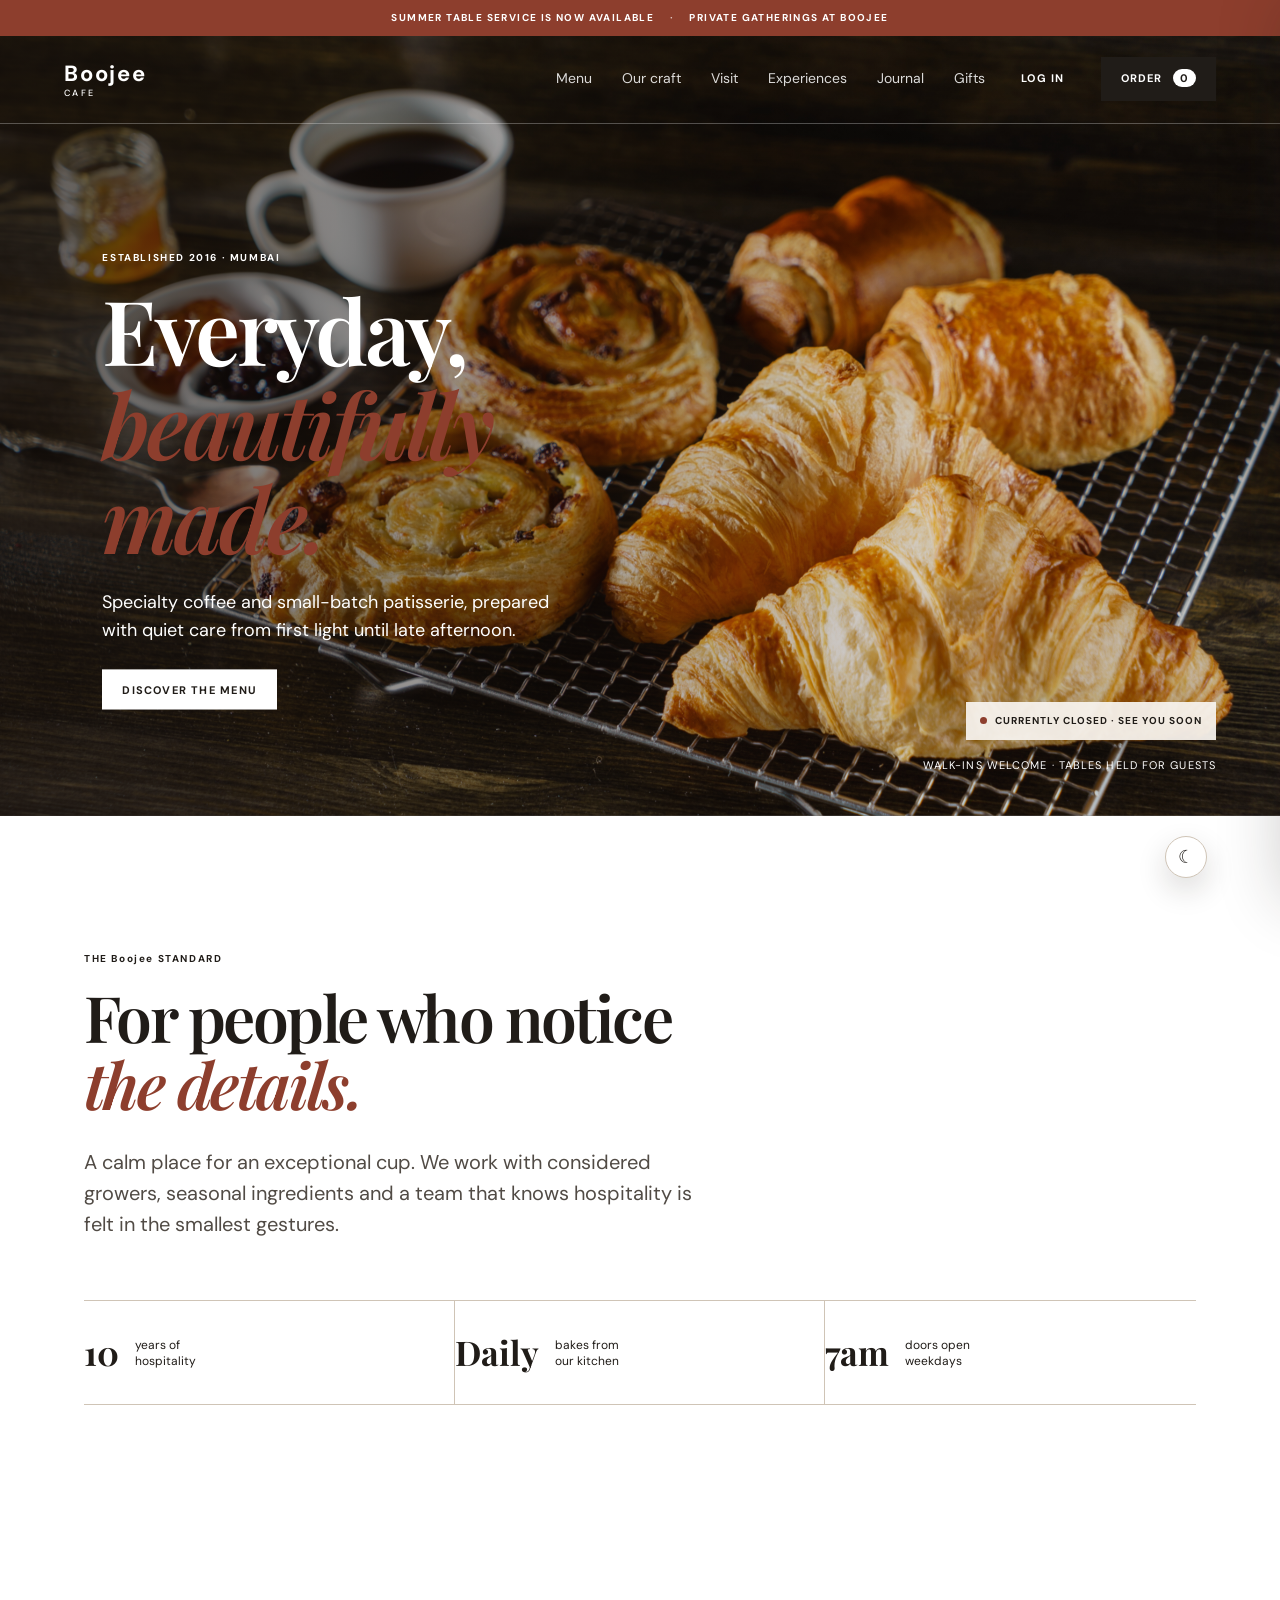
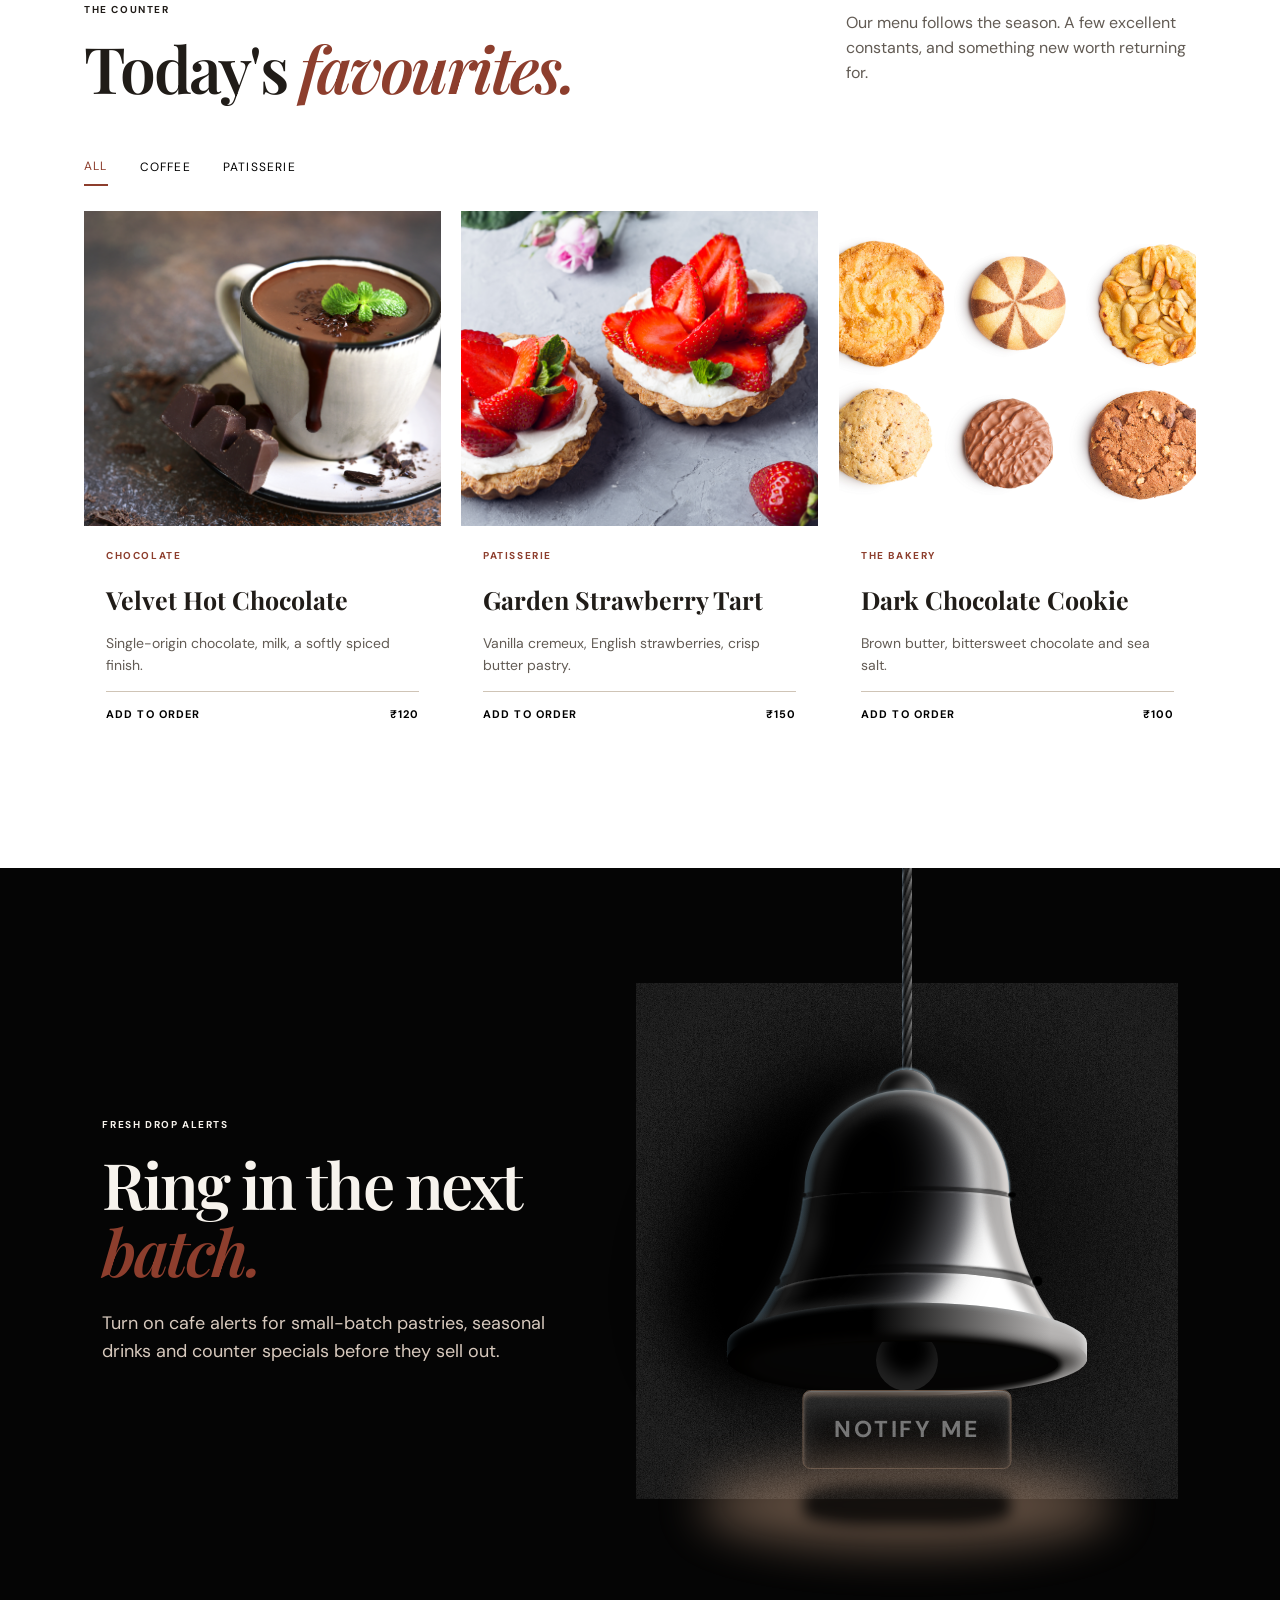
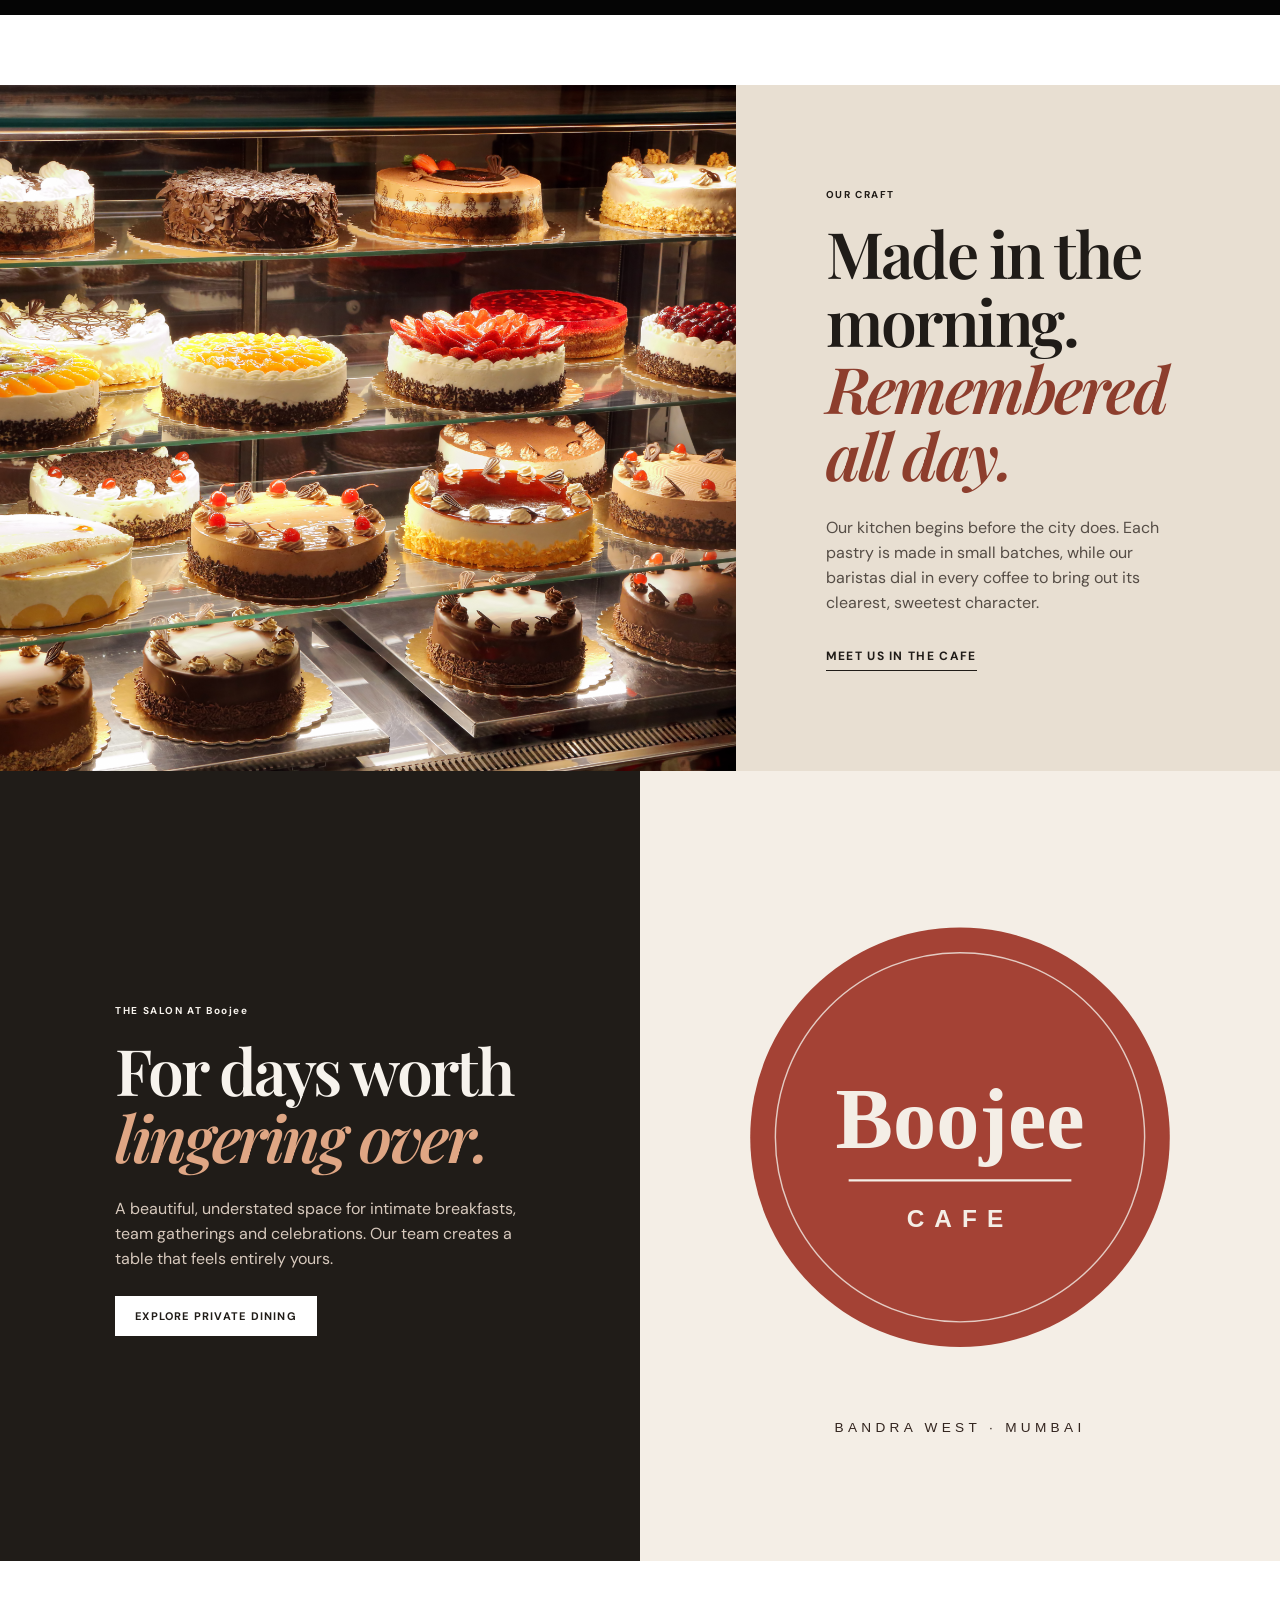
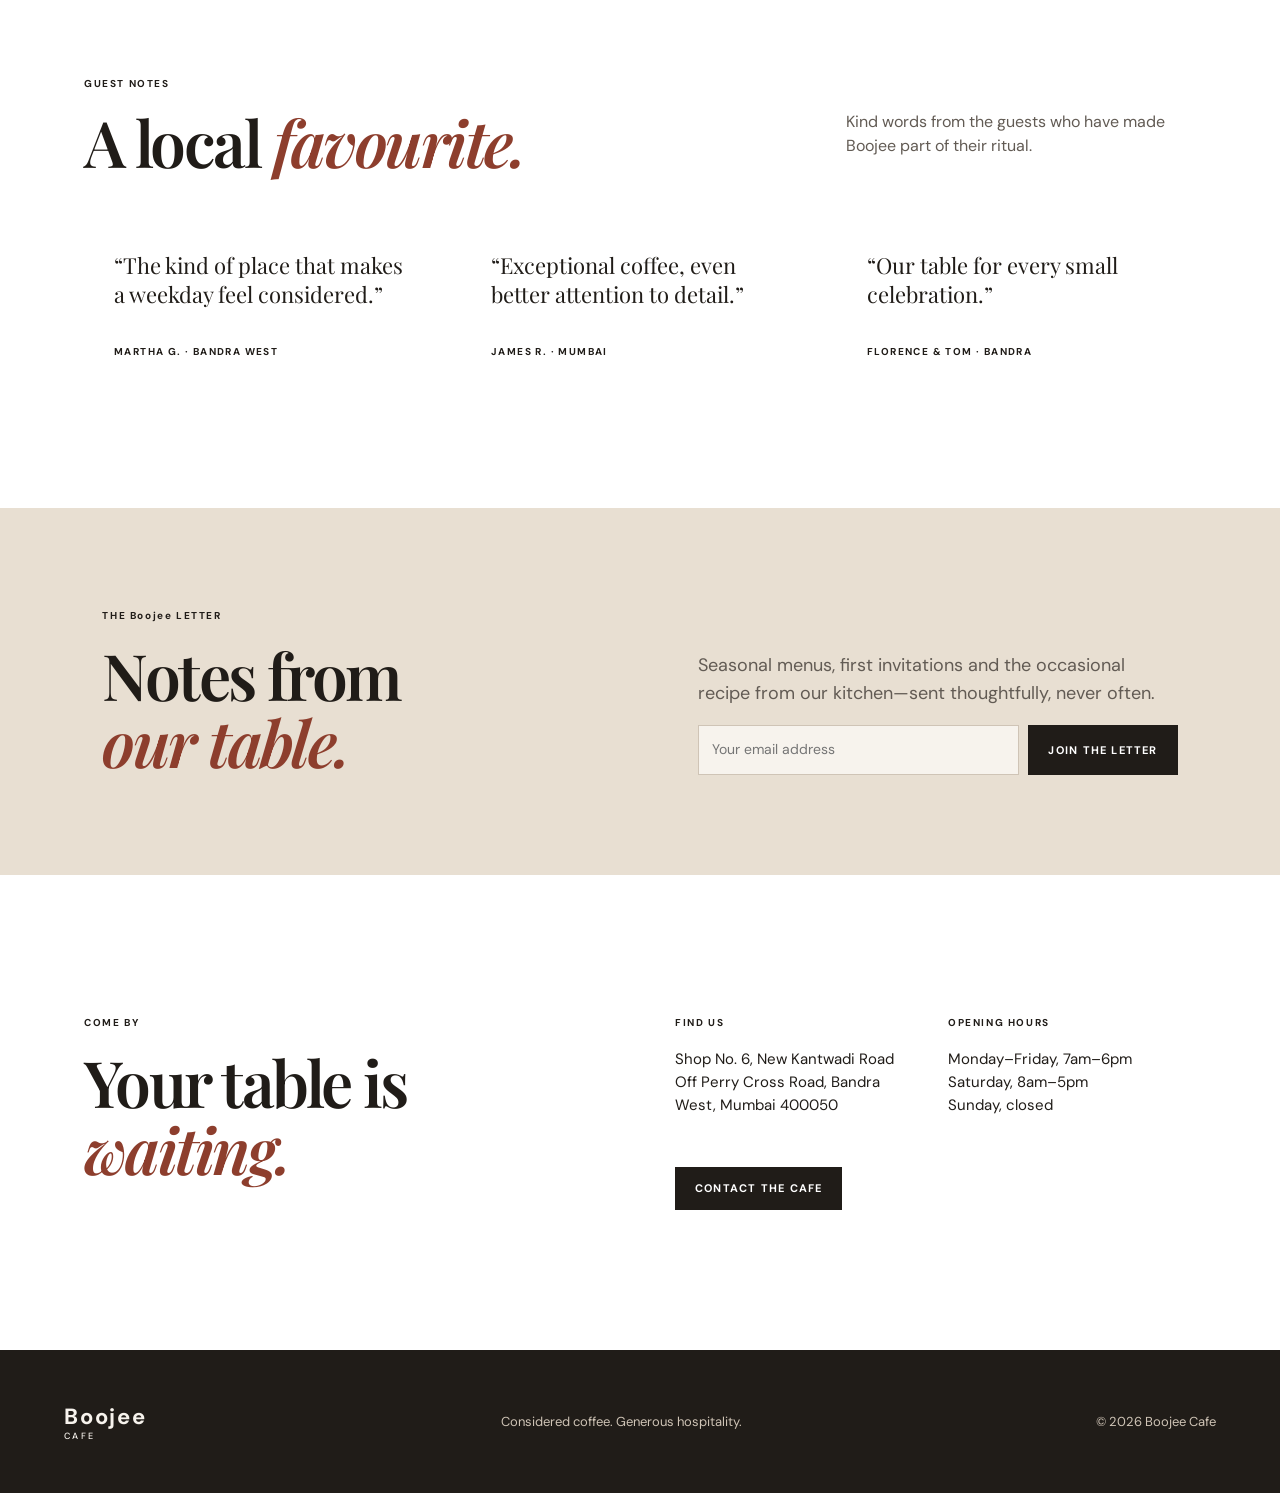
<file: index.html>
<!doctype html>
<html lang="en">
<head>
  <meta charset="utf-8">
  <meta name="viewport" content="width=device-width, initial-scale=1">
  <meta name="description" content="Boojee Cafe — considered coffee, patisserie and warm hospitality.">
  <title>Boojee Cafe | Coffee & Patisserie</title>
  <link rel="preconnect" href="https://fonts.googleapis.com">
  <link rel="preconnect" href="https://fonts.gstatic.com" crossorigin>
  <link href="https://fonts.googleapis.com/css2?family=DM+Sans:wght@400;500;600;700&family=Playfair+Display:ital,wght@0,600;0,700;1,600&display=swap" rel="stylesheet">
  <link rel="stylesheet" href="css/style.css">
</head>
<body>
  <header class="header" id="top">
    <a class="wordmark" href="#top" aria-label="Boojee Cafe home">Boojee <span>CAFE</span></a>
    <button class="nav-toggle" aria-expanded="false" aria-controls="nav">Menu</button>
    <nav id="nav" class="nav" aria-label="Main navigation">
      <a href="menu.html">Menu</a><a href="about.html">Our craft</a><a href="visit.html">Visit</a>
    </nav>
    <button class="order-button" data-order>Order <span id="cartCount">0</span></button>
  </header>

  <main>
    <section class="hero">
      <img src="images/Coffee-and-Pastries.png" alt="Coffee and pastries at Boojee Cafe">
      <div class="hero-shade"></div>
      <div class="hero-content"><p class="kicker">ESTABLISHED 2016 · LONDON</p><h1>Everyday,<br><em>beautifully made.</em></h1><p>Specialty coffee and small-batch patisserie, prepared with quiet care from first light until late afternoon.</p><a class="button light" href="#menu">Discover the menu</a></div>
      <p class="hero-note">Walk-ins welcome · Tables held for guests</p>
    </section>

    <section class="intro section"><p class="kicker">THE Boojee STANDARD</p><h2>For people who notice<br><em>the details.</em></h2><p class="lead">A calm place for an exceptional cup. We work with considered growers, seasonal ingredients and a team that knows hospitality is felt in the smallest gestures.</p><div class="credentials"><div><strong>10</strong><span>years of<br>hospitality</span></div><div><strong>Daily</strong><span>bakes from<br>our kitchen</span></div><div><strong>7am</strong><span>doors open<br>weekdays</span></div></div></section>

    <section id="menu" class="menu section"><div class="section-head"><div><p class="kicker">THE COUNTER</p><h2>Today's <em>favourites.</em></h2></div><p>Our menu follows the season. A few excellent constants, and something new worth returning for.</p></div><div class="filters" role="group" aria-label="Menu filters"><button class="selected" data-filter="all">All</button><button data-filter="coffee">Coffee</button><button data-filter="bakes">Patisserie</button></div><div class="products">
      <article data-category="coffee"><img src="images/Cup-of-Hot-Chocolate.png" alt="Velvet hot chocolate"><div><p class="product-type">CHOCOLATE</p><h3>Velvet Hot Chocolate</h3><p>Single-origin chocolate, milk, a softly spiced finish.</p><button data-add="Velvet Hot Chocolate">Add to order <span>£4.80</span></button></div></article>
      <article data-category="bakes"><img src="images/Strawberry-Tarts.png" alt="Strawberry tart"><div><p class="product-type">PATISSERIE</p><h3>Garden Strawberry Tart</h3><p>Vanilla cremeux, English strawberries, crisp butter pastry.</p><button data-add="Garden Strawberry Tart">Add to order <span>£5.80</span></button></div></article>
      <article data-category="bakes"><img src="images/Cookies.png" alt="Chocolate chunk cookie"><div><p class="product-type">THE BAKERY</p><h3>Dark Chocolate Cookie</h3><p>Brown butter, bittersweet chocolate and sea salt.</p><button data-add="Dark Chocolate Cookie">Add to order <span>£3.90</span></button></div></article>
    </div></section>

    <section class="bell-notify" aria-labelledby="bellNotifyTitle">
      <div class="bell-copy">
        <p class="kicker">FRESH DROP ALERTS</p>
        <h2 id="bellNotifyTitle">Ring in the next <em>batch.</em></h2>
        <p>Turn on cafe alerts for small-batch pastries, seasonal drinks and counter specials before they sell out.</p>
      </div>
      <div class="bell-stage">
        <div class="bell-container off" data-bell-toggle aria-pressed="false" aria-label="Turn cafe notifications on">
          <span class="rope"></span>
          <span class="bell-top"></span>
          <span class="bell-base"></span>
          <span class="bell-base bell-base-glow"></span>
          <span class="shadow-l1"></span>
          <span class="shadow-l2"></span>
          <span class="left-glow"></span>
          <span class="left-glow2"></span>
          <span class="r-glow"></span>
          <span class="r-glow2"></span>
          <span class="mid-ring"></span>
          <span class="mid-ring small"></span>
          <span class="glow"></span>
          <span class="glow2"></span>
          <span class="bell-buff-t"></span>
          <span class="bell-buff"></span>
          <span class="bell-btm"></span>
          <span class="bell-btm2"></span>
          <span class="bell-ring-container"><span class="bell-ring"></span><span class="bell-rays"></span></span>
          <span class="volumetric"><span class="vl"></span><span class="vr"></span></span>
        </div>
        <button class="notify-button" type="button" data-bell-button>Notify Me</button>
        <span class="grain" aria-hidden="true"></span>
      </div>
    </section>

    <section id="craft" class="craft"><div class="craft-image"><img src="images/Cake-Vitrine.png" alt="Selection of cakes in the Boojee counter"></div><div class="craft-copy"><p class="kicker">OUR CRAFT</p><h2>Made in the morning.<br><em>Remembered all day.</em></h2><p>Our kitchen begins before the city does. Each pastry is made in small batches, while our baristas dial in every coffee to bring out its clearest, sweetest character.</p><a class="text-link" href="#visit">Meet us in the cafe</a></div></section>

    <section id="visit" class="visit section"><div><p class="kicker">COME BY</p><h2>Your table is<br><em>waiting.</em></h2></div><div class="visit-info"><div><p class="label">FIND US</p><p>53 Clerkenwell Road<br>London EC1M 5PS</p></div><div><p class="label">OPENING HOURS</p><p>Monday–Friday, 7am–6pm<br>Saturday, 8am–5pm<br>Sunday, closed</p></div><a class="button dark" href="mailto:hello@boojeecafe.com">Contact the cafe</a></div></section>
  </main>
  <footer><a class="wordmark" href="#top">Boojee <span>CAFE</span></a><p>Considered coffee. Generous hospitality.</p><p>© 2026 Boojee Cafe</p></footer>
  <div class="toast" role="status" aria-live="polite" id="toast">Added to your order.</div>
  <script src="js/script.js"></script>
</body>
</html>
</file>
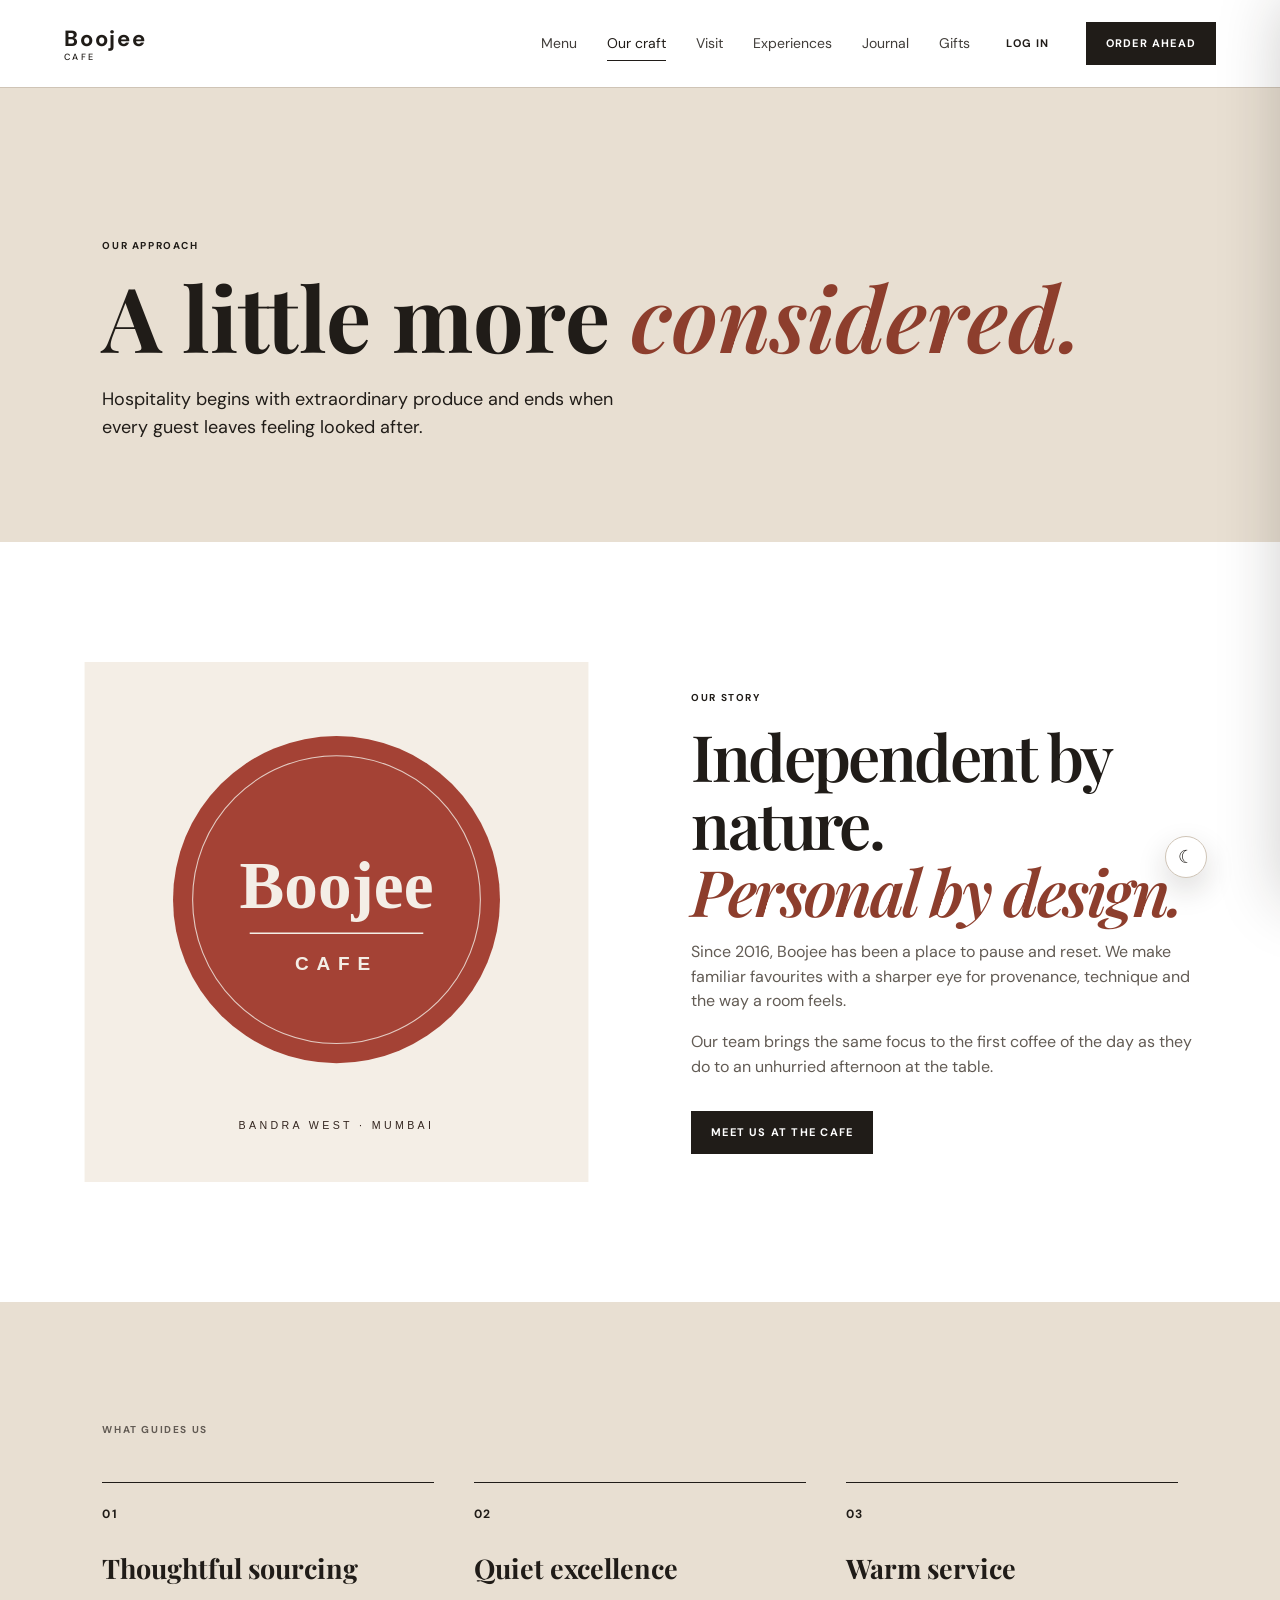
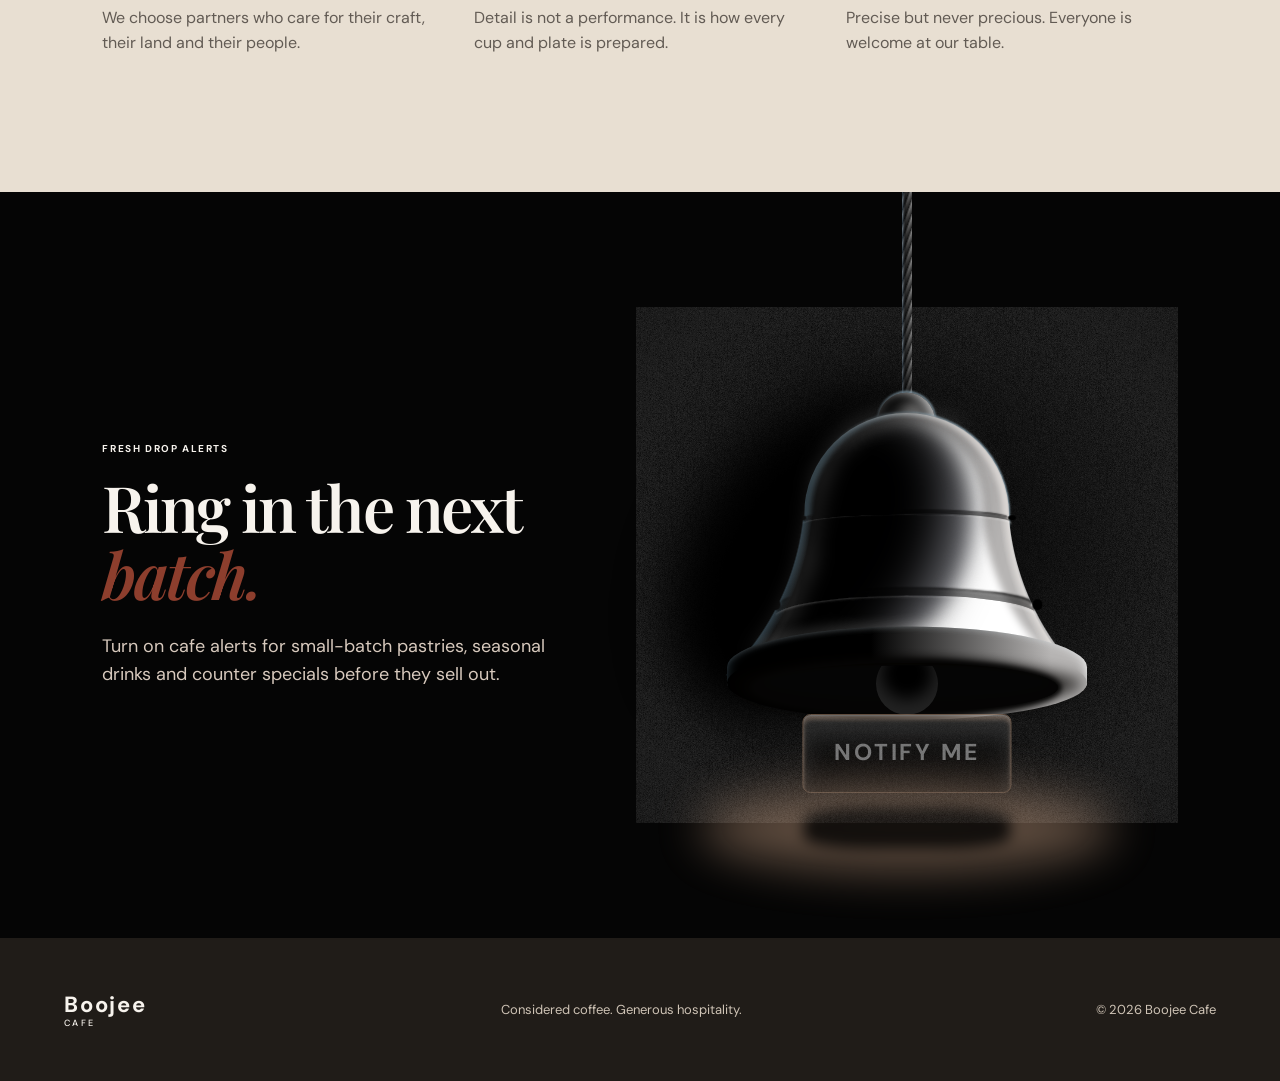
<file: about.html>
<!doctype html><html lang="en"><head><meta charset="utf-8"><meta name="viewport" content="width=device-width,initial-scale=1"><title>Our Craft | Boojee Cafe</title><link rel="preconnect" href="https://fonts.googleapis.com"><link rel="preconnect" href="https://fonts.gstatic.com" crossorigin><link href="https://fonts.googleapis.com/css2?family=DM+Sans:wght@400;500;600;700&family=Playfair+Display:ital,wght@0,600;0,700;1,600&display=swap" rel="stylesheet"><link rel="stylesheet" href="css/style.css"></head><body><header class="header inner-header"><a class="wordmark" href="index.html">Boojee <span>CAFE</span></a><button class="nav-toggle" aria-expanded="false" aria-controls="nav">Menu</button><nav id="nav" class="nav"><a href="menu.html">Menu</a><a href="about.html">Our craft</a><a href="visit.html">Visit</a></nav><a class="order-button" href="menu.html">Order ahead</a></header><main><section class="page-hero"><p class="kicker">OUR APPROACH</p><h1>A little more <em>considered.</em></h1><p>Hospitality begins with extraordinary produce and ends when every guest leaves feeling looked after.</p></section><section class="story-grid section"><img src="images/boojee-cafe-mark.svg" alt="Boojee Cafe custom logo"><div><p class="kicker">OUR STORY</p><h2>Independent by nature.<br><em>Personal by design.</em></h2><p>Since 2016, Boojee has been a place to pause and reset. We make familiar favourites with a sharper eye for provenance, technique and the way a room feels.</p><p>Our team brings the same focus to the first coffee of the day as they do to an unhurried afternoon at the table.</p><a class="button dark" href="visit.html">Meet us at the cafe</a></div></section><section class="principles section"><p class="kicker">WHAT GUIDES US</p><div><article><strong>01</strong><h3>Thoughtful sourcing</h3><p>We choose partners who care for their craft, their land and their people.</p></article><article><strong>02</strong><h3>Quiet excellence</h3><p>Detail is not a performance. It is how every cup and plate is prepared.</p></article><article><strong>03</strong><h3>Warm service</h3><p>Precise but never precious. Everyone is welcome at our table.</p></article></div></section>
    <section class="bell-notify" aria-labelledby="bellNotifyTitle">
      <div class="bell-copy">
        <p class="kicker">FRESH DROP ALERTS</p>
        <h2 id="bellNotifyTitle">Ring in the next <em>batch.</em></h2>
        <p>Turn on cafe alerts for small-batch pastries, seasonal drinks and counter specials before they sell out.</p>
      </div>
      <div class="bell-stage">
        <div class="bell-container off" data-bell-toggle aria-pressed="false" aria-label="Turn cafe notifications on">
          <span class="rope"></span>
          <span class="bell-top"></span>
          <span class="bell-base"></span>
          <span class="bell-base bell-base-glow"></span>
          <span class="shadow-l1"></span>
          <span class="shadow-l2"></span>
          <span class="left-glow"></span>
          <span class="left-glow2"></span>
          <span class="r-glow"></span>
          <span class="r-glow2"></span>
          <span class="mid-ring"></span>
          <span class="mid-ring small"></span>
          <span class="glow"></span>
          <span class="glow2"></span>
          <span class="bell-buff-t"></span>
          <span class="bell-buff"></span>
          <span class="bell-btm"></span>
          <span class="bell-btm2"></span>
          <span class="bell-ring-container"><span class="bell-ring"></span><span class="bell-rays"></span></span>
          <span class="volumetric"><span class="vl"></span><span class="vr"></span></span>
        </div>
        <button class="notify-button" type="button" data-bell-button>Notify Me</button>
        <span class="grain" aria-hidden="true"></span>
      </div>
    </section>
</main><footer><a class="wordmark" href="index.html">Boojee <span>CAFE</span></a><p>Considered coffee. Generous hospitality.</p><p>© 2026 Boojee Cafe</p></footer><script src="js/script.js"></script></body></html>
</file>
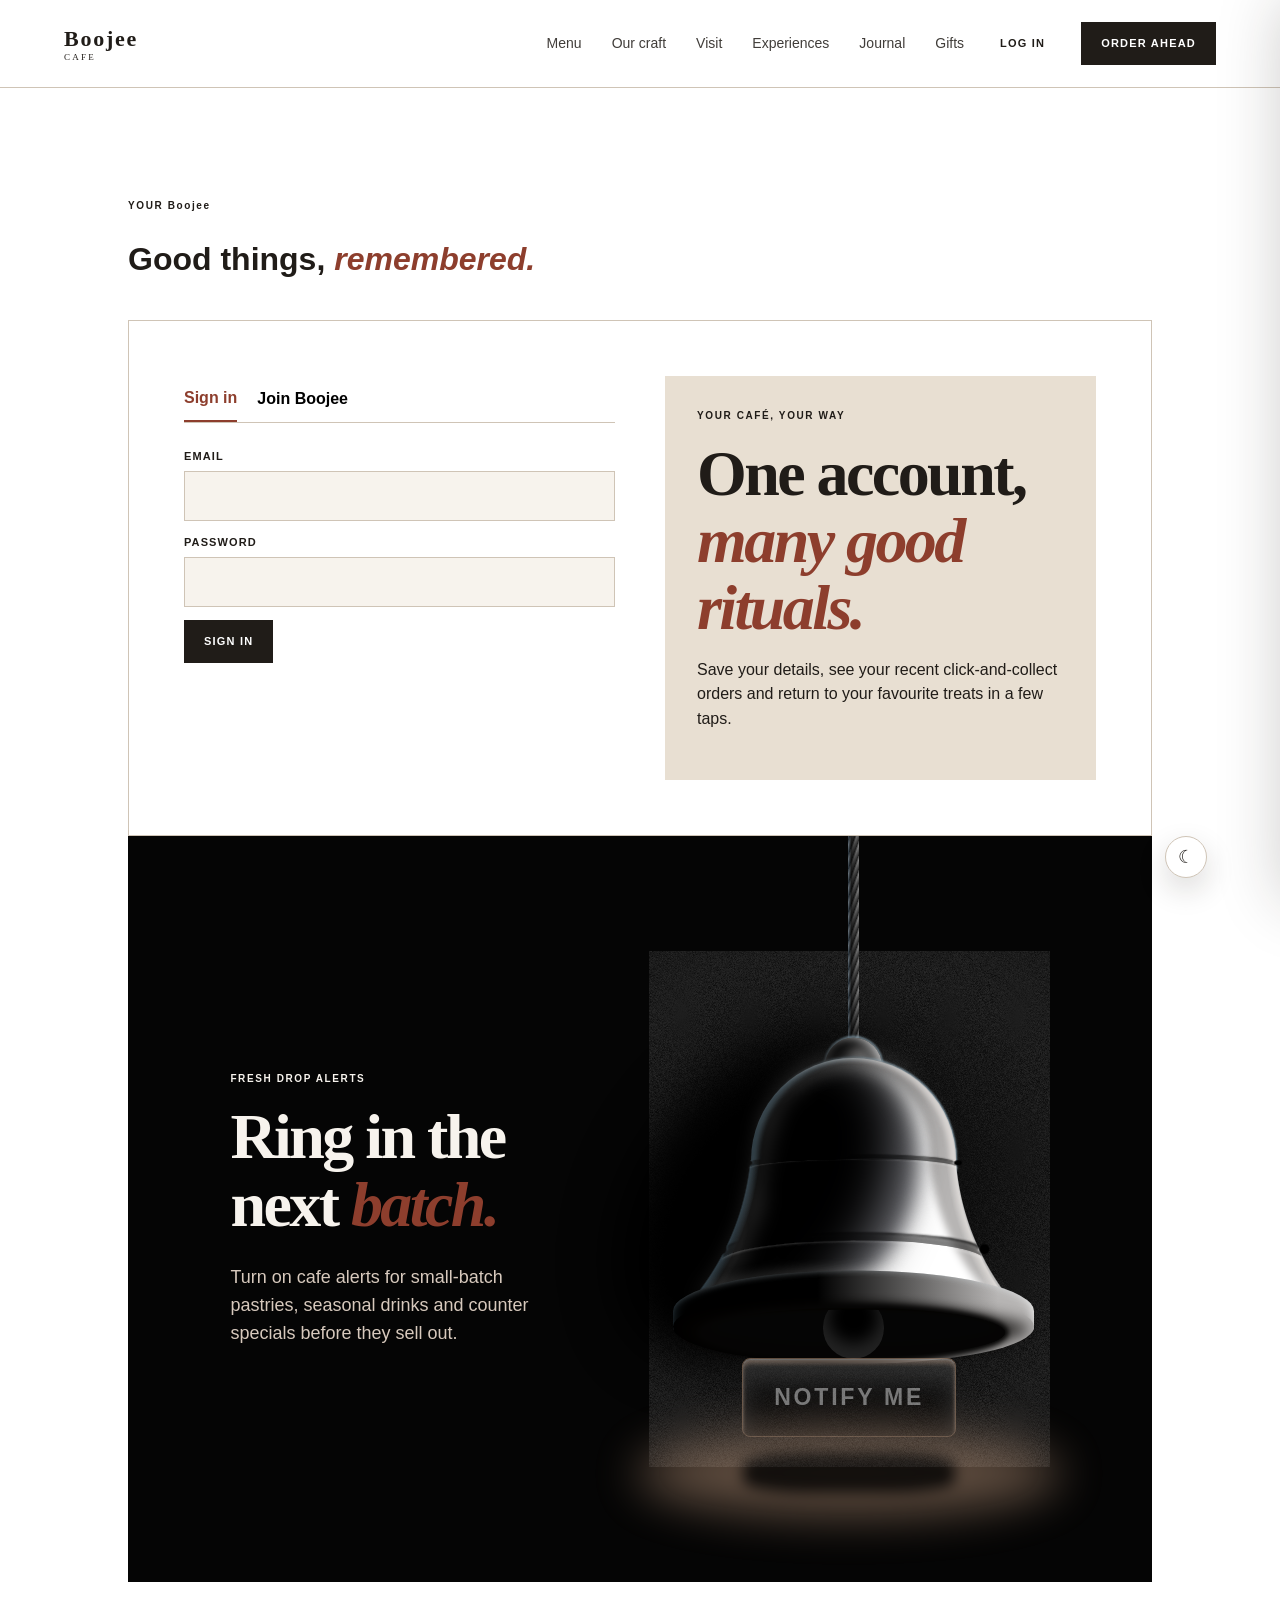
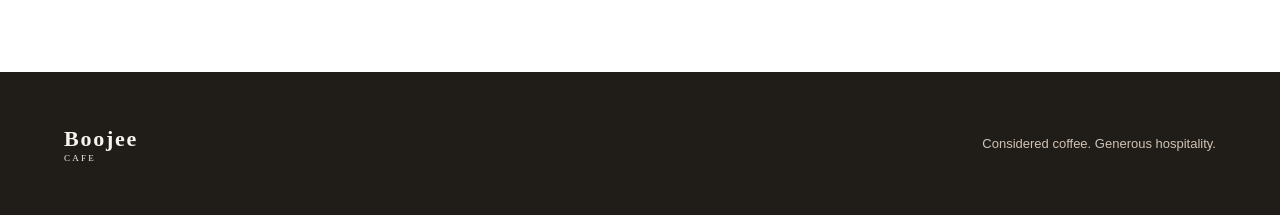
<file: checkout.html>
<!doctype html>
<html lang="en">
<head>
  <meta charset="utf-8">
  <meta name="viewport" content="width=device-width,initial-scale=1">
  <title>Checkout | Boojee Cafe</title>
  <link rel="preconnect" href="https://fonts.googleapis.com">
  <link rel="preconnect" href="https://fonts.gstatic.com" crossorigin>
  <link href="https://fonts.googleapis.com/css2?family=DM+Sans:wght@400;500;600;700&family=Playfair+Display:ital,wght@0,600;0,700;1,600&display=swap" rel="stylesheet">
  <link rel="stylesheet" href="css/style.css">
  <style>
    .checkout{max-width:1180px;margin:0 auto;padding:145px max(5vw,28px) 105px}
    .checkout>p:not(.kicker){max-width:620px;color:#625b54;font-size:18px}
    .checkout-grid{display:grid;grid-template-columns:1.08fr .92fr;gap:32px;align-items:start;margin-top:42px}
    .checkout-panel,.order-panel{background:#fff;border:1px solid var(--line);padding:clamp(23px,4vw,34px)}
    .checkout-panel h2,.order-panel h2{font-size:34px;margin-bottom:22px}
    .checkout-form{display:grid;gap:18px}
    .checkout-form label{font-size:12px;font-weight:700;letter-spacing:.08em;text-transform:uppercase}
    .checkout-form input,.checkout-form select{width:100%;margin-top:7px;padding:13px;border:1px solid var(--line);background:var(--paper);color:var(--ink);font:inherit}
    .size-lab{display:grid;grid-template-columns:1fr 1fr;gap:24px;align-items:center;border-top:1px solid var(--line);border-bottom:1px solid var(--line);padding:24px 0;margin:7px 0}
    .cup-stage{position:relative;min-height:295px;background:var(--cream);display:grid;place-items:center;overflow:hidden}
    .cup-stage img{width:min(260px,86%);aspect-ratio:1/1;object-fit:cover;border-radius:50%;box-shadow:0 16px 36px rgba(32,28,24,.16);transition:transform .35s ease}
    .cup-stage[data-size="Small"] img{transform:scale(.82)}
    .cup-stage[data-size="Regular"] img{transform:scale(.96)}
    .cup-stage[data-size="Large"] img{transform:scale(1.08)}
    .pour-stream{position:absolute;top:0;left:50%;width:18px;height:116px;border-radius:999px;background:linear-gradient(#70412e,#c9936b);transform:translate(-50%,-120%);opacity:0}
    .cup-stage.pouring .pour-stream{animation:pour .95s ease both}
    .size-copy p{color:#625b54;margin:0 0 18px}
    .size-options{display:grid;gap:10px}
    .size-option{display:grid;grid-template-columns:54px 1fr auto;gap:12px;align-items:center;padding:11px;border:1px solid var(--line);background:var(--paper);color:var(--ink);text-align:left}
    .size-option img{width:54px;height:54px;object-fit:cover;border-radius:50%}
    .size-option strong{font-family:"Playfair Display",serif;font-size:20px}
    .size-option span{font-size:12px;color:#625b54}
    .size-option[aria-pressed="true"]{border-color:var(--rust);box-shadow:inset 0 0 0 2px var(--rust)}
    .swipe-wrap{margin-top:4px}
    .swipe-track{position:relative;height:64px;border:1px solid var(--line);background:var(--cream);overflow:hidden;touch-action:none;user-select:none}
    .swipe-progress{position:absolute;inset:0 auto 0 0;width:0;background:#397144;transition:width .15s ease}
    .swipe-label{position:absolute;inset:0;display:grid;place-items:center;font-size:11px;font-weight:700;letter-spacing:.12em;text-transform:uppercase;color:#514b45;pointer-events:none}
    .swipe-thumb{position:absolute;left:6px;top:6px;width:52px;height:52px;border:0;border-radius:50%;background:#fff url("images/Cookies.png") center/cover no-repeat;box-shadow:0 8px 18px rgba(32,28,24,.2);cursor:grab;z-index:2}
    .swipe-thumb:active{cursor:grabbing}
    .swipe-track.confirmed .swipe-label{color:#fff}
    .checkout-message{min-height:26px;color:#8d3e2d;margin:15px 0 0}
    .checkout-message.success{color:#397144}
    .summary-row{display:flex;justify-content:space-between;gap:18px;border-bottom:1px solid var(--line);padding:14px 0}
    .summary-row small{color:#625b54;display:block;margin-top:3px}
    .summary-total{font-family:"Playfair Display",serif;font-size:28px;border:0}
    .pickup-note{margin-top:24px;padding:18px;background:var(--cream);color:#514b45}
    .pickup-note strong{display:block;font-family:"Playfair Display",serif;font-size:24px;margin-bottom:4px}
    @keyframes pour{0%{opacity:0;transform:translate(-50%,-120%)}22%{opacity:1;transform:translate(-50%,0)}78%{opacity:1;transform:translate(-50%,48px)}100%{opacity:0;transform:translate(-50%,92px)}}
    html.dark-mode .checkout-panel,html.dark-mode .order-panel{background:#2b251f;color:var(--ink);border-color:var(--line)}
    html.dark-mode .checkout>p:not(.kicker),html.dark-mode .size-copy p,html.dark-mode .summary-row small,html.dark-mode .size-option span{color:#d9cdc2}
    html.dark-mode .checkout-form input,html.dark-mode .checkout-form select,html.dark-mode .size-option{background:#211d19;color:var(--ink);border-color:var(--line)}
    html.dark-mode .cup-stage,html.dark-mode .swipe-track,html.dark-mode .pickup-note{background:#332b25;color:#e5dbd2}
    html.dark-mode .swipe-label{color:#e5dbd2}
    html.dark-mode .swipe-track.confirmed .swipe-label{color:#fff}
    @media(max-width:850px){.checkout-grid,.size-lab{grid-template-columns:1fr}.checkout{padding-top:115px}.cup-stage{min-height:235px}}
  </style>
</head>
<body>
  <header class="header inner-header">
    <a class="wordmark" href="index.html">Boojee <span>CAFE</span></a>
    <button class="nav-toggle" aria-expanded="false" aria-controls="nav">Menu</button>
    <nav id="nav" class="nav"><a href="menu.html">Menu</a><a href="about.html">Our craft</a><a href="visit.html">Visit</a></nav>
    <a class="order-button" href="menu.html">Order ahead</a>
  </header>
  <main class="checkout">
    <p class="kicker">CLICK &amp; COLLECT</p>
    <h1>Finish your <em>cafe order.</em></h1>
    <p>Choose your cup size, add the collection details and swipe the cookie to send the order to the cafe counter.</p>
    <div class="checkout-grid">
      <section class="checkout-panel">
        <h2>Collection details</h2>
        <form id="checkoutForm" class="checkout-form">
          <label>Your name<input id="customerName" autocomplete="name" required></label>
          <label>Mobile number<input id="phone" type="tel" autocomplete="tel" required></label>
          <label>Collection time<select id="pickupTime" required><option value="As soon as possible - 15 min">As soon as possible - 15 min</option><option value="In 30 minutes">In 30 minutes</option><option value="In 45 minutes">In 45 minutes</option><option value="In 1 hour">In 1 hour</option></select></label>
          <div class="size-lab" aria-label="Choose coffee cup size">
            <div class="cup-stage" id="cupStage" data-size="Regular">
              <span class="pour-stream" aria-hidden="true"></span>
              <img id="cupPreview" src="images/menu-flat-white.png" alt="Flat white coffee cup preview">
            </div>
            <div class="size-copy">
              <p class="kicker">CUP SIZE</p>
              <p>Pick how you want the cafe to prepare your coffee drinks in this order. Food-only orders keep the note for the counter.</p>
              <div class="size-options">
                <button class="size-option" type="button" data-size="Small" aria-pressed="false"><img src="images/menu-espresso.png" alt=""><strong>Small</strong><span>Short cup</span></button>
                <button class="size-option" type="button" data-size="Regular" aria-pressed="true"><img src="images/menu-flat-white.png" alt=""><strong>Regular</strong><span>House cup</span></button>
                <button class="size-option" type="button" data-size="Large" aria-pressed="false"><img src="images/menu-cappuccino.png" alt=""><strong>Large</strong><span>Long sip</span></button>
              </div>
            </div>
          </div>
          <div class="swipe-wrap">
            <div id="swipeTrack" class="swipe-track" role="group" aria-label="Swipe to confirm order">
              <div id="swipeProgress" class="swipe-progress"></div>
              <span id="swipeLabel" class="swipe-label">Swipe cookie to confirm</span>
              <button id="swipeThumb" class="swipe-thumb" type="button" aria-label="Swipe to confirm order"></button>
            </div>
          </div>
        </form>
        <p id="checkoutMessage" class="checkout-message" aria-live="polite"></p>
      </section>
      <aside class="order-panel">
        <h2>Your order</h2>
        <div id="summaryItems"></div>
        <div class="summary-row summary-total"><span>Total</span><strong id="summaryTotal">₹0</strong></div>
        <div class="pickup-note">
          <strong id="selectedCup">Regular cup</strong>
          <span>Prepared fresh for your selected collection time.</span>
        </div>
      </aside>
    </div>
  
    <section class="bell-notify" aria-labelledby="bellNotifyTitle">
      <div class="bell-copy">
        <p class="kicker">FRESH DROP ALERTS</p>
        <h2 id="bellNotifyTitle">Ring in the next <em>batch.</em></h2>
        <p>Turn on cafe alerts for small-batch pastries, seasonal drinks and counter specials before they sell out.</p>
      </div>
      <div class="bell-stage">
        <div class="bell-container off" data-bell-toggle aria-pressed="false" aria-label="Turn cafe notifications on">
          <span class="rope"></span>
          <span class="bell-top"></span>
          <span class="bell-base"></span>
          <span class="bell-base bell-base-glow"></span>
          <span class="shadow-l1"></span>
          <span class="shadow-l2"></span>
          <span class="left-glow"></span>
          <span class="left-glow2"></span>
          <span class="r-glow"></span>
          <span class="r-glow2"></span>
          <span class="mid-ring"></span>
          <span class="mid-ring small"></span>
          <span class="glow"></span>
          <span class="glow2"></span>
          <span class="bell-buff-t"></span>
          <span class="bell-buff"></span>
          <span class="bell-btm"></span>
          <span class="bell-btm2"></span>
          <span class="bell-ring-container"><span class="bell-ring"></span><span class="bell-rays"></span></span>
          <span class="volumetric"><span class="vl"></span><span class="vr"></span></span>
        </div>
        <button class="notify-button" type="button" data-bell-button>Notify Me</button>
        <span class="grain" aria-hidden="true"></span>
      </div>
    </section>
</main>
  <footer><a class="wordmark" href="index.html">Boojee <span>CAFE</span></a><p>Considered coffee. Generous hospitality.</p><p>2026 Boojee Cafe</p></footer>
  <script src="js/script.js"></script>
  <script>
    document.addEventListener('DOMContentLoaded', async () => {
      const token = localStorage.getItem('boojee_token');
      if (!token) { location.replace('login.html'); return; }

      const items = document.getElementById('summaryItems');
      const total = document.getElementById('summaryTotal');
      const message = document.getElementById('checkoutMessage');
      const form = document.getElementById('checkoutForm');
      const cupStage = document.getElementById('cupStage');
      const cupPreview = document.getElementById('cupPreview');
      const selectedCup = document.getElementById('selectedCup');
      const swipeTrack = document.getElementById('swipeTrack');
      const swipeThumb = document.getElementById('swipeThumb');
      const swipeProgress = document.getElementById('swipeProgress');
      const swipeLabel = document.getElementById('swipeLabel');
      let cupSize = localStorage.getItem('boojee-cup-size') || 'Regular';
      let submitted = false;

      const sizeImages = { Small: 'images/menu-espresso.png', Regular: 'images/menu-flat-white.png', Large: 'images/menu-cappuccino.png' };
      const readCart = () => new Map(JSON.parse(localStorage.getItem('boojee-cart') || '[]'));
      const render = () => {
        const cart = readCart();
        let amount = 0;
        items.innerHTML = '';
        cart.forEach((item, name) => {
          amount += item.price * item.quantity;
          items.insertAdjacentHTML('beforeend', `<div class="summary-row"><span>${name}<small>${item.quantity} x ₹${Number(item.price).toLocaleString('en-IN')}</small></span><strong>₹${Number(item.price * item.quantity).toLocaleString('en-IN')}</strong></div>`);
        });
        if (!cart.size) items.innerHTML = '<p>Your order is empty. Add items from the menu before checkout.</p>';
        total.textContent = `₹${amount.toLocaleString('en-IN')}`;
        return cart;
      };
      const setCupSize = size => {
        cupSize = size;
        localStorage.setItem('boojee-cup-size', size);
        cupStage.dataset.size = size;
        cupPreview.src = sizeImages[size];
        selectedCup.textContent = `${size} cup`;
        document.querySelectorAll('.size-option').forEach(button => button.setAttribute('aria-pressed', String(button.dataset.size === size)));
        cupStage.classList.remove('pouring');
        void cupStage.offsetWidth;
        cupStage.classList.add('pouring');
      };
      document.querySelectorAll('.size-option').forEach(button => button.addEventListener('click', () => setCupSize(button.dataset.size)));
      setCupSize(cupSize);

      try {
        const res = await fetch('/api/cart', { headers: { Authorization: `Bearer ${token}` } });
        if (res.status === 401) throw new Error();
        const data = await res.json();
        if (data.cart && Object.keys(data.cart).length) localStorage.setItem('boojee-cart', JSON.stringify(Object.entries(data.cart)));
      } catch {
        localStorage.removeItem('boojee_token');
        location.replace('login.html');
        return;
      }
      render();
      form.addEventListener('submit', event => {
        event.preventDefault();
        message.textContent = 'Swipe the cookie to confirm your order.';
        resetSwipe();
      });

      const resetSwipe = () => {
        swipeTrack.classList.remove('confirmed');
        swipeThumb.style.left = '6px';
        swipeProgress.style.width = '0';
        swipeLabel.textContent = 'Swipe cookie to confirm';
      };
      const confirmOrder = async () => {
        if (submitted) return;
        const cart = render();
        if (!cart.size) { message.textContent = 'Your order is empty. Please add an item from the menu.'; resetSwipe(); return; }
        if (!form.reportValidity()) { resetSwipe(); return; }
        submitted = true;
        swipeTrack.classList.add('confirmed');
        swipeLabel.textContent = 'Sending order';
        const payload = { customer_name: document.getElementById('customerName').value, phone: document.getElementById('phone').value, collection_time: document.getElementById('pickupTime').value, cup_size: cupSize };
        try {
          await fetch('/api/cart', { method:'POST', headers:{'Content-Type':'application/json', Authorization:`Bearer ${token}`}, body:JSON.stringify({cart:Object.fromEntries(cart)}) });
          const res = await fetch('/api/checkout', { method:'POST', headers:{'Content-Type':'application/json', Authorization:`Bearer ${token}`}, body:JSON.stringify(payload) });
          const data = await res.json();
          if (!res.ok) throw new Error(data.message || 'Checkout failed.');
          localStorage.setItem('boojee-cart', '[]');
          document.cookie = `boojee_last_order=${data.order_id}; max-age=86400; path=/; SameSite=Lax`;
          message.textContent = `${data.message} Order #${data.order_id}.`;
          message.classList.add('success');
          swipeLabel.textContent = 'Order confirmed';
          render();
          form.reset();
        } catch (error) {
          submitted = false;
          message.textContent = error.message;
          message.classList.remove('success');
          resetSwipe();
        }
      };

      let dragging = false;
      const maxLeft = () => swipeTrack.clientWidth - swipeThumb.clientWidth - 6;
      const moveThumb = clientX => {
        const rect = swipeTrack.getBoundingClientRect();
        const left = Math.max(6, Math.min(maxLeft(), clientX - rect.left - swipeThumb.clientWidth / 2));
        const progress = left / maxLeft();
        swipeThumb.style.left = `${left}px`;
        swipeProgress.style.width = `${Math.max(0, progress * 100)}%`;
        swipeLabel.textContent = progress > .72 ? 'Release to confirm' : 'Swipe cookie to confirm';
        return progress;
      };
      swipeThumb.addEventListener('pointerdown', event => { dragging = true; swipeThumb.setPointerCapture(event.pointerId); moveThumb(event.clientX); });
      swipeThumb.addEventListener('pointermove', event => { if (dragging) moveThumb(event.clientX); });
      swipeThumb.addEventListener('pointerup', event => {
        if (!dragging) return;
        dragging = false;
        const progress = moveThumb(event.clientX);
        if (progress >= .78) confirmOrder(); else resetSwipe();
      });
      swipeThumb.addEventListener('keydown', event => {
        if (event.key === 'Enter' || event.key === ' ') {
          event.preventDefault();
          confirmOrder();
        }
      });
      window.addEventListener('resize', resetSwipe);
    });
  </script>
</body>
</html>
</file>
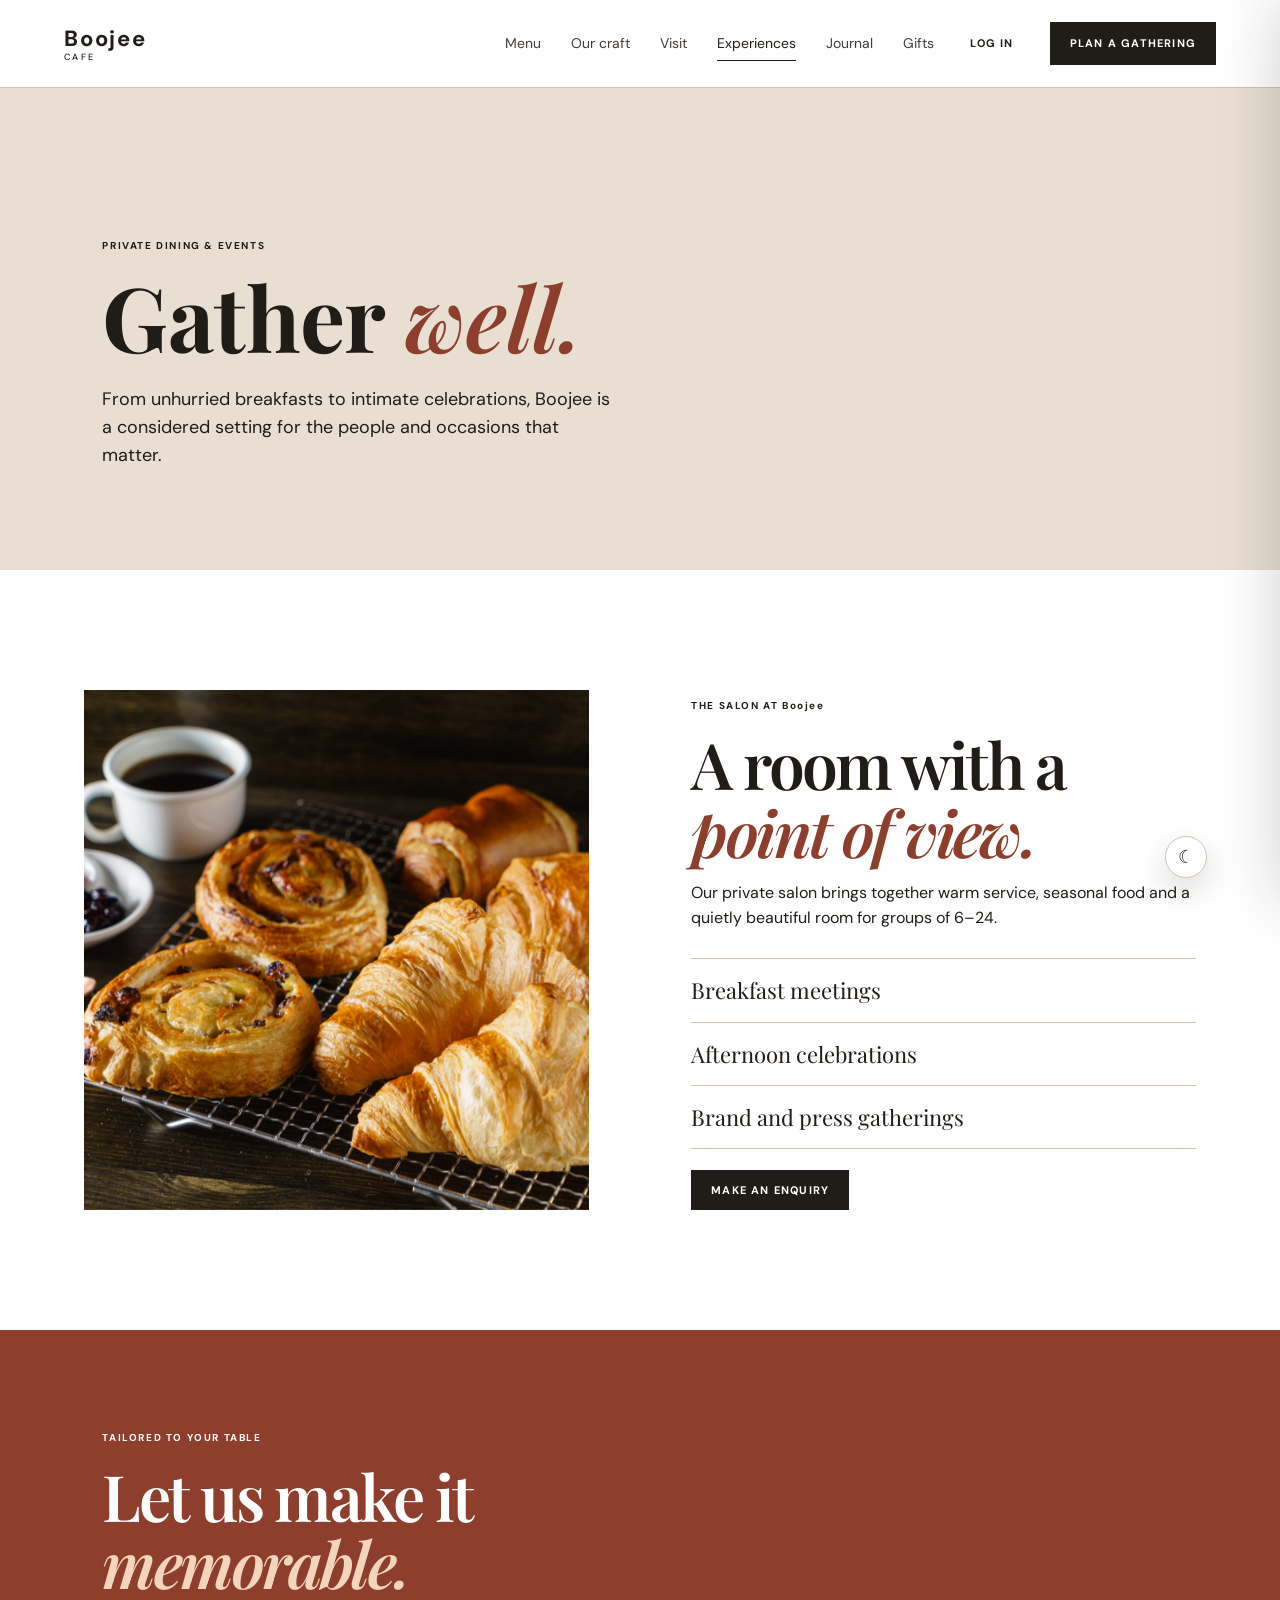
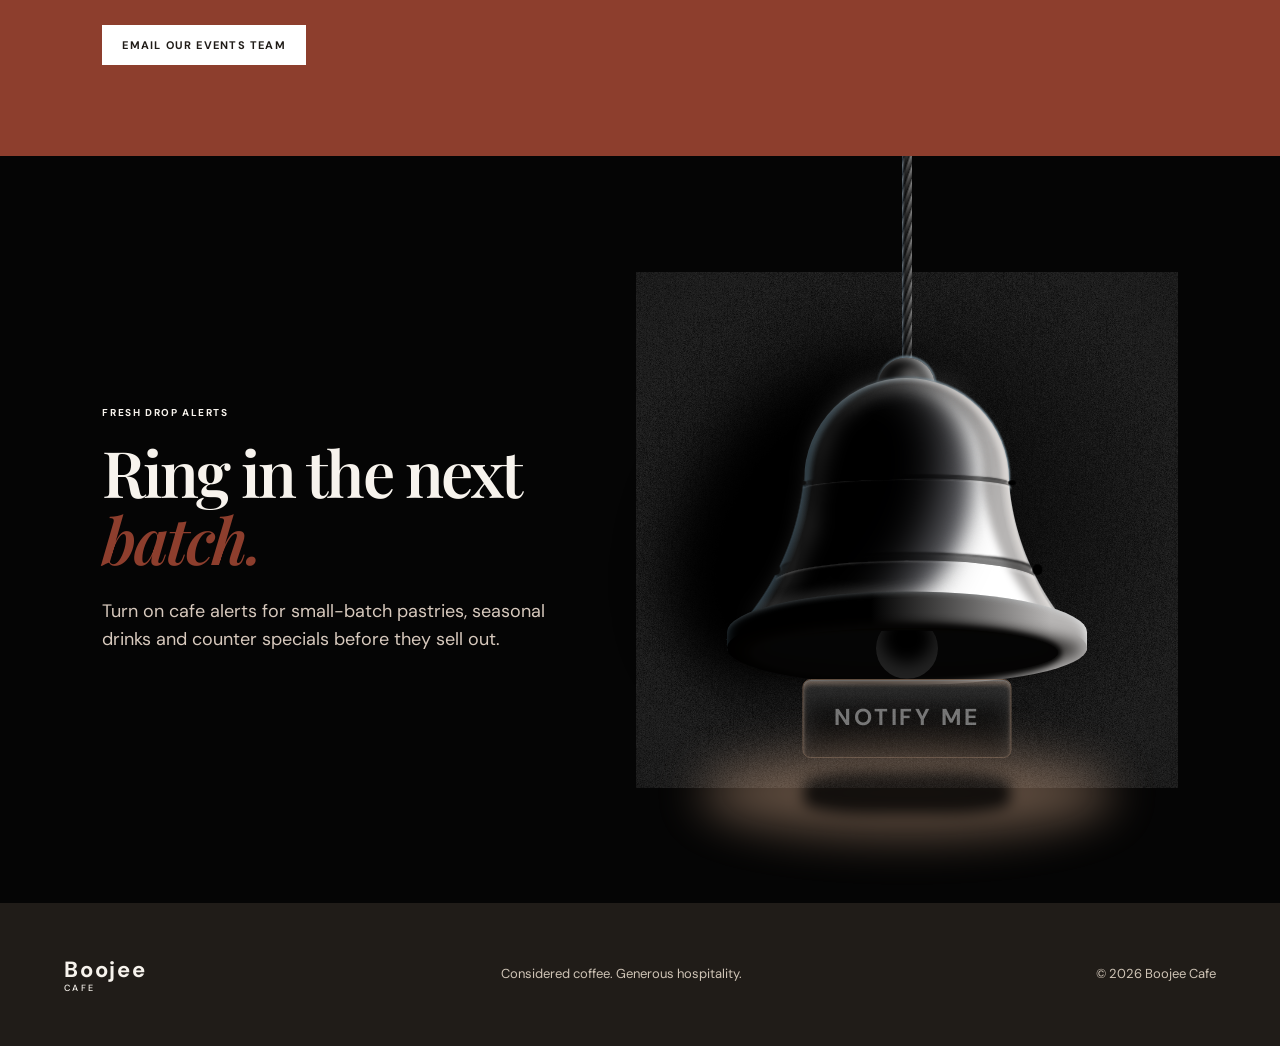
<file: experiences.html>
<!doctype html><html lang="en"><head><meta charset="utf-8"><meta name="viewport" content="width=device-width,initial-scale=1"><meta name="description" content="Private dining and gathering at Boojee Cafe."><title>Experiences | Boojee Cafe</title><link rel="preconnect" href="https://fonts.googleapis.com"><link rel="preconnect" href="https://fonts.gstatic.com" crossorigin><link href="https://fonts.googleapis.com/css2?family=DM+Sans:wght@400;500;600;700&family=Playfair+Display:ital,wght@0,600;0,700;1,600&display=swap" rel="stylesheet"><link rel="stylesheet" href="css/style.css"></head><body><header class="header inner-header"><a class="wordmark" href="index.html">Boojee <span>CAFE</span></a><button class="nav-toggle" aria-expanded="false" aria-controls="nav">Menu</button><nav id="nav" class="nav"><a href="menu.html">Menu</a><a href="about.html">Our craft</a><a href="visit.html">Visit</a></nav><a class="order-button" href="visit.html">Plan a gathering</a></header><main><section class="page-hero"><p class="kicker">PRIVATE DINING & EVENTS</p><h1>Gather <em>well.</em></h1><p>From unhurried breakfasts to intimate celebrations, Boojee is a considered setting for the people and occasions that matter.</p></section><section class="experience-page-grid section"><img src="images/Coffee-and-Pastries.png" alt="A Boojee table set with pastries and coffee"><div><p class="kicker">THE SALON AT Boojee</p><h2>A room with a<br><em>point of view.</em></h2><p>Our private salon brings together warm service, seasonal food and a quietly beautiful room for groups of 6–24.</p><div class="service-list"><p>Breakfast meetings</p><p>Afternoon celebrations</p><p>Brand and press gatherings</p></div><a class="button dark" href="visit.html#enquiryForm">Make an enquiry</a></div></section><section class="cta-band"><p class="kicker">TAILORED TO YOUR TABLE</p><h2>Let us make it<br><em>memorable.</em></h2><a class="button light" href="mailto:hello@boojeecafe.com?subject=Private%20dining%20enquiry">Email our events team</a></section>
    <section class="bell-notify" aria-labelledby="bellNotifyTitle">
      <div class="bell-copy">
        <p class="kicker">FRESH DROP ALERTS</p>
        <h2 id="bellNotifyTitle">Ring in the next <em>batch.</em></h2>
        <p>Turn on cafe alerts for small-batch pastries, seasonal drinks and counter specials before they sell out.</p>
      </div>
      <div class="bell-stage">
        <div class="bell-container off" data-bell-toggle aria-pressed="false" aria-label="Turn cafe notifications on">
          <span class="rope"></span>
          <span class="bell-top"></span>
          <span class="bell-base"></span>
          <span class="bell-base bell-base-glow"></span>
          <span class="shadow-l1"></span>
          <span class="shadow-l2"></span>
          <span class="left-glow"></span>
          <span class="left-glow2"></span>
          <span class="r-glow"></span>
          <span class="r-glow2"></span>
          <span class="mid-ring"></span>
          <span class="mid-ring small"></span>
          <span class="glow"></span>
          <span class="glow2"></span>
          <span class="bell-buff-t"></span>
          <span class="bell-buff"></span>
          <span class="bell-btm"></span>
          <span class="bell-btm2"></span>
          <span class="bell-ring-container"><span class="bell-ring"></span><span class="bell-rays"></span></span>
          <span class="volumetric"><span class="vl"></span><span class="vr"></span></span>
        </div>
        <button class="notify-button" type="button" data-bell-button>Notify Me</button>
        <span class="grain" aria-hidden="true"></span>
      </div>
    </section>
</main><footer><a class="wordmark" href="index.html">Boojee <span>CAFE</span></a><p>Considered coffee. Generous hospitality.</p><p>© 2026 Boojee Cafe</p></footer><script src="js/script.js"></script></body></html>
</file>
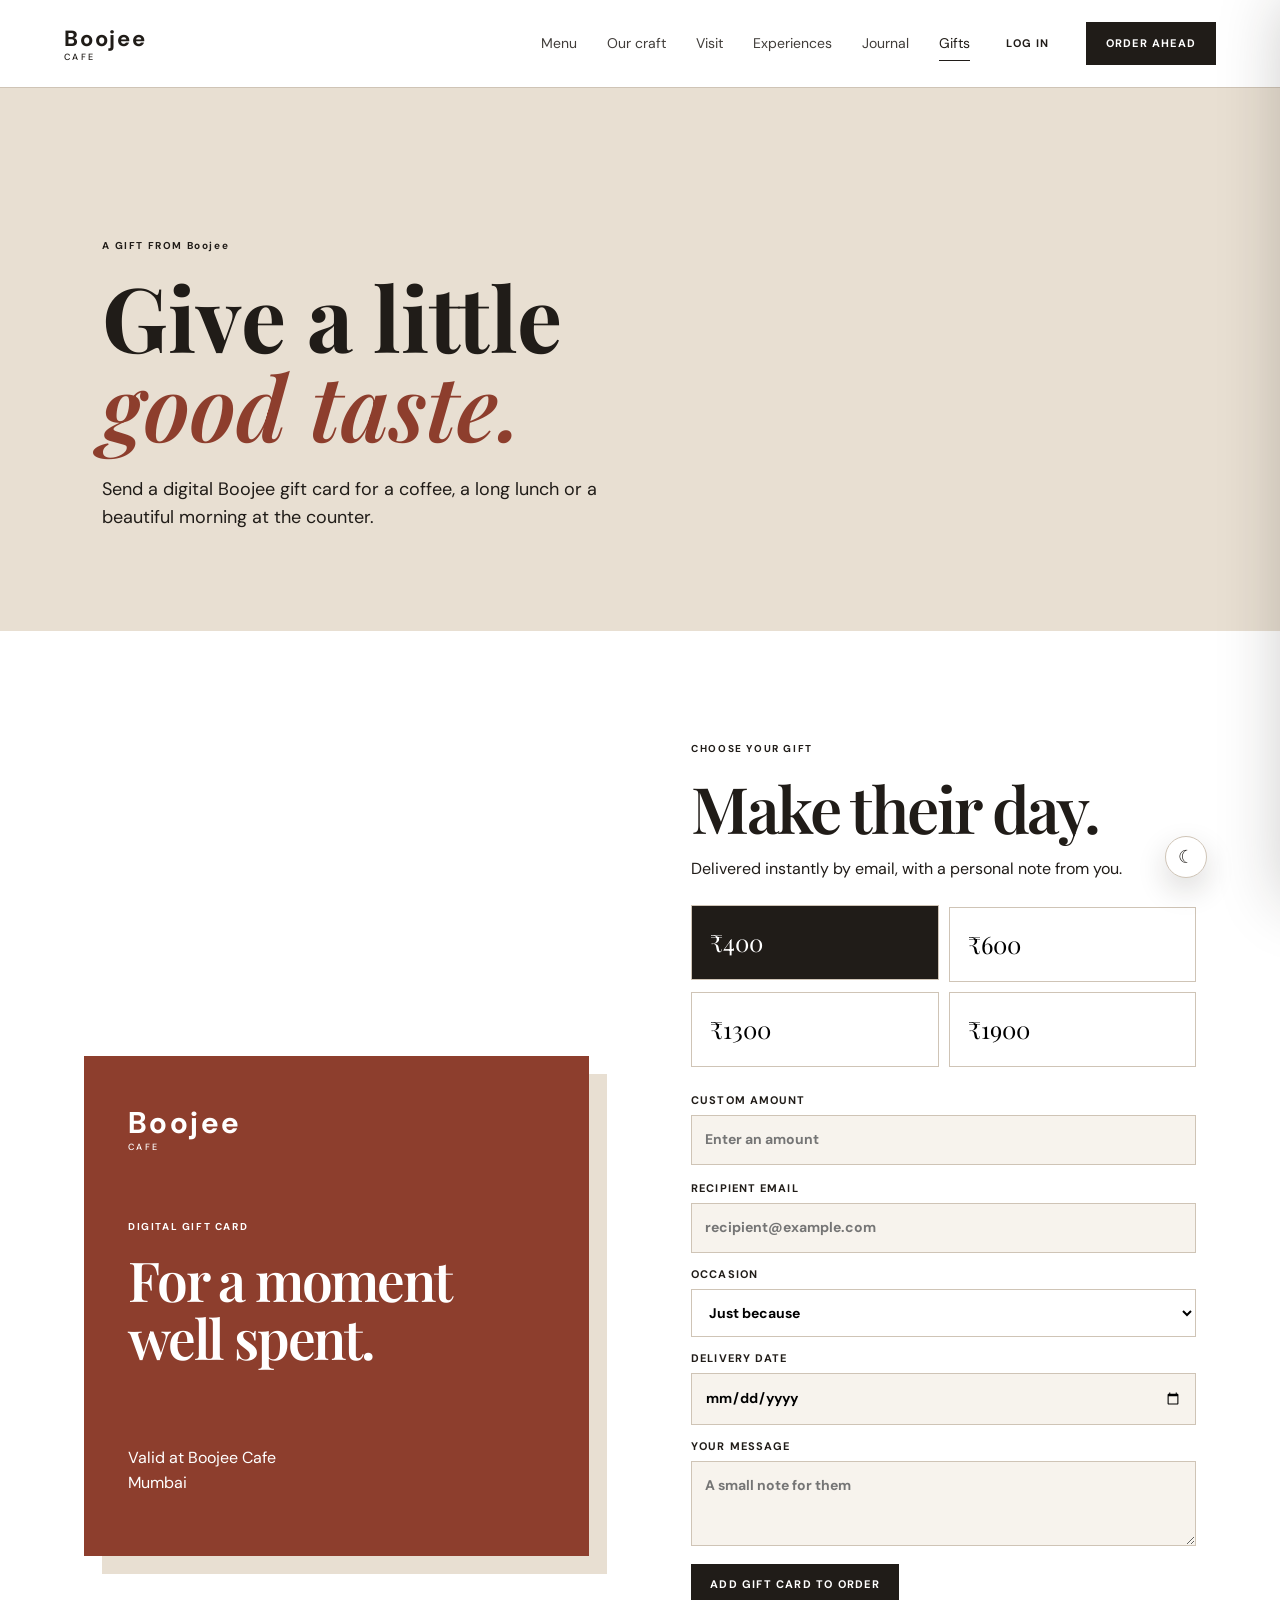
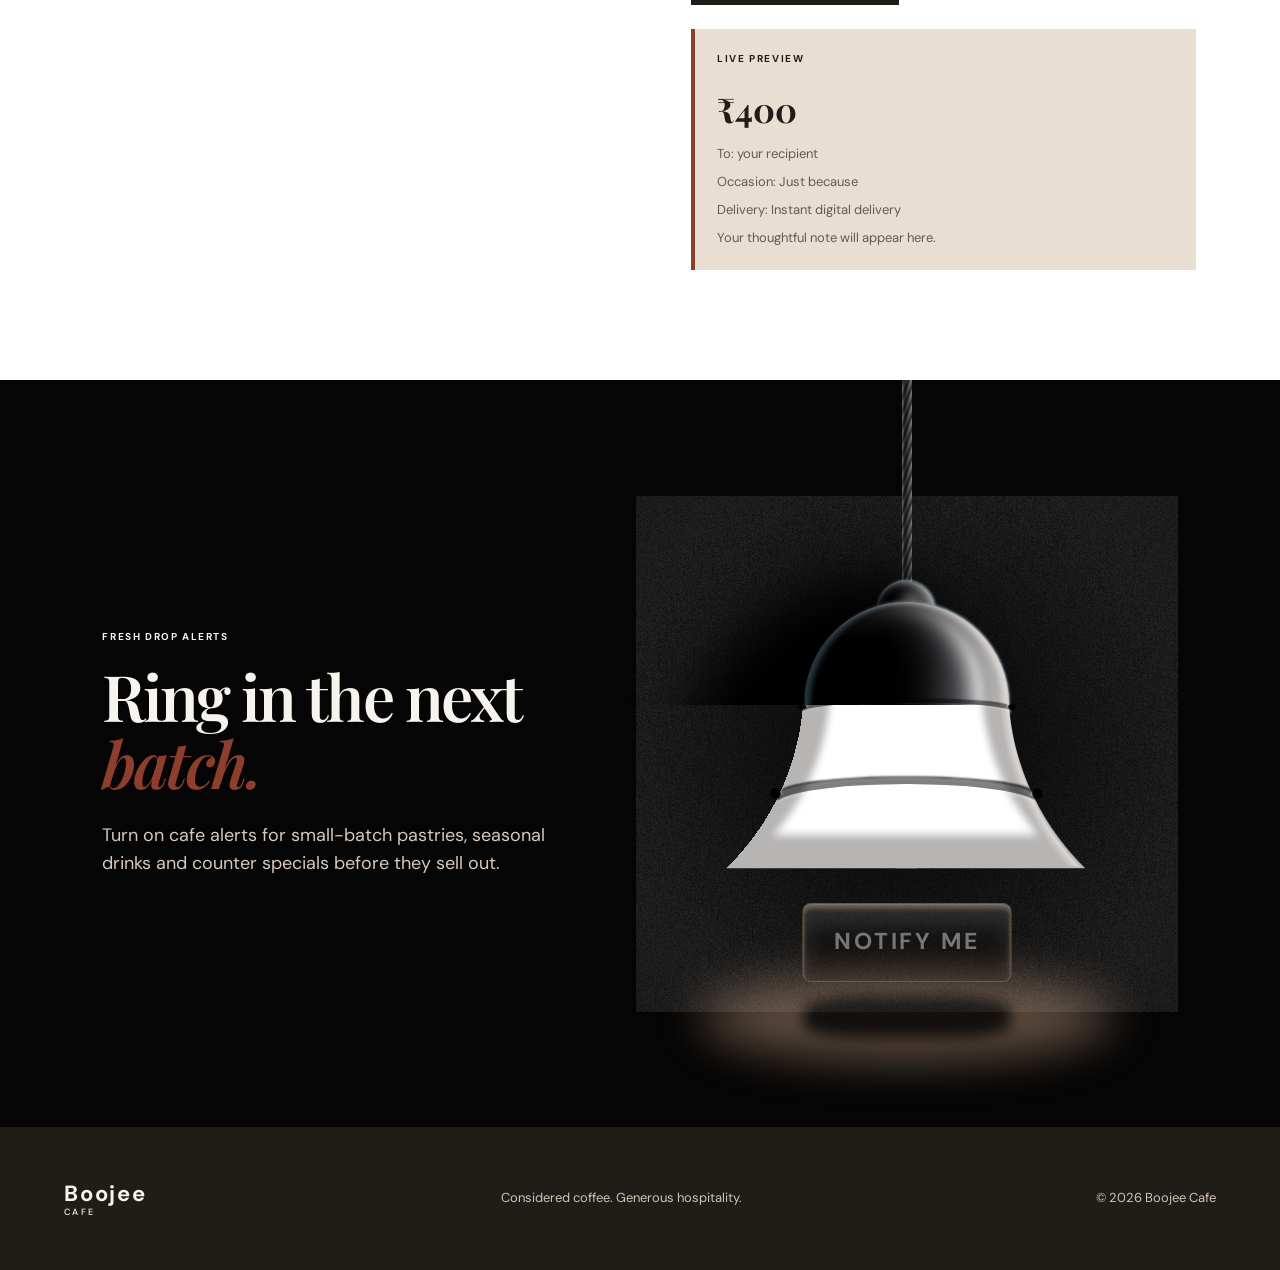
<file: gifts.html>
<!doctype html><html lang="en"><head><meta charset="utf-8"><meta name="viewport" content="width=device-width,initial-scale=1"><title>Gift Cards | Boojee Cafe</title><link rel="preconnect" href="https://fonts.googleapis.com"><link rel="preconnect" href="https://fonts.gstatic.com" crossorigin><link href="https://fonts.googleapis.com/css2?family=DM+Sans:wght@400;500;600;700&family=Playfair+Display:ital,wght@0,600;0,700;1,600&display=swap" rel="stylesheet"><link rel="stylesheet" href="css/style.css"></head><body><header class="header inner-header"><a class="wordmark" href="index.html">Boojee <span>CAFE</span></a><button class="nav-toggle" aria-expanded="false" aria-controls="nav">Menu</button><nav id="nav" class="nav"><a href="menu.html">Menu</a><a href="about.html">Our craft</a><a href="visit.html">Visit</a></nav><a class="order-button" href="menu.html">Order ahead</a></header><main><section class="page-hero"><p class="kicker">A GIFT FROM Boojee</p><h1>Give a little<br><em>good taste.</em></h1><p>Send a digital Boojee gift card for a coffee, a long lunch or a beautiful morning at the counter.</p></section><section class="gift-panel"><div class="gift-art"><a class="wordmark" href="index.html">Boojee <span>CAFE</span></a><div><p class="kicker">DIGITAL GIFT CARD</p><h2>For a moment<br>well spent.</h2></div><p>Valid at Boojee Cafe<br>London</p></div><div><p class="kicker">CHOOSE YOUR GIFT</p><h2>Make their day.</h2><p>Delivered instantly by email, with a personal note from you.</p><div class="gift-options" role="group" aria-label="Gift card amount"><button class="gift-option selected" type="button" data-gift="15">£15</button><button class="gift-option" type="button" data-gift="25">£25</button><button class="gift-option" type="button" data-gift="50">£50</button><button class="gift-option" type="button" data-gift="75">£75</button></div><label class="custom-gift">Custom amount<input id="customGift" type="number" min="5" max="500" step="5" placeholder="Enter an amount"></label><form class="gift-form" id="giftForm"><label>Recipient email<input id="giftRecipient" type="email" required placeholder="recipient@example.com"></label><label>Occasion<select id="giftOccasion"><option>Just because</option><option>Birthday</option><option>Thank you</option><option>Congratulations</option></select></label><label>Delivery date<input id="giftDate" type="date"></label><label>Your message<textarea class="gift-message" id="giftMessage" placeholder="A small note for them"></textarea></label><button class="button dark" type="submit">Add gift card to order</button></form><aside class="gift-preview" aria-live="polite"><p class="kicker">LIVE PREVIEW</p><strong id="giftPreviewAmount">₹400</strong><p>To: <span id="giftPreviewRecipient">your recipient</span></p><p>Occasion: <span id="giftPreviewOccasion">Just because</span></p><p>Delivery: <span id="giftPreviewDate">Instant digital delivery</span></p><p id="giftPreviewMessage">Your thoughtful note will appear here.</p></aside></div></section>
    <section class="bell-notify" aria-labelledby="bellNotifyTitle">
      <div class="bell-copy">
        <p class="kicker">FRESH DROP ALERTS</p>
        <h2 id="bellNotifyTitle">Ring in the next <em>batch.</em></h2>
        <p>Turn on cafe alerts for small-batch pastries, seasonal drinks and counter specials before they sell out.</p>
      </div>
      <div class="bell-stage">
        <div class="bell-container off" data-bell-toggle aria-pressed="false" aria-label="Turn cafe notifications on">
          <span class="rope"></span>
          <span class="bell-top"></span>
          <span class="bell-base"></span>
          <span class="bell-base bell-base-glow"></span>
          <span class="shadow-l1"></span>
          <span class="shadow-l2"></span>
          <span class="left-glow"></span>
          <span class="left-glow2"></span>
          <span class="r-glow"></span>
          <span class="r-glow2"></span>
          <span class="mid-ring"></span>
          <span class="mid-ring small"></span>
          <span class="glow"></span>
          <span class="glow2"></span>
          <span class="bell-buff-t"></span>
          <span class="bell-buff"></span>
          <span class="bell-btm"></span>
          <span class="bell-btm2"></span>
          <span class="bell-ring-container"><span class="bell-ring"></span><span class="bell-rays"></span></span>
          <span class="volumetric"><span class="vl"></span><span class="vr"></span></span>
        </div>
        <button class="notify-button" type="button" data-bell-button>Notify Me</button>
        <span class="grain" aria-hidden="true"></span>
      </div>
    </section>
</main><footer><a class="wordmark" href="index.html">Boojee <span>CAFE</span></a><p>Considered coffee. Generous hospitality.</p><p>© 2026 Boojee Cafe</p></footer><div class="toast" id="toast" role="status" aria-live="polite"></div><script src="js/script.js"></script></body></html>
</file>
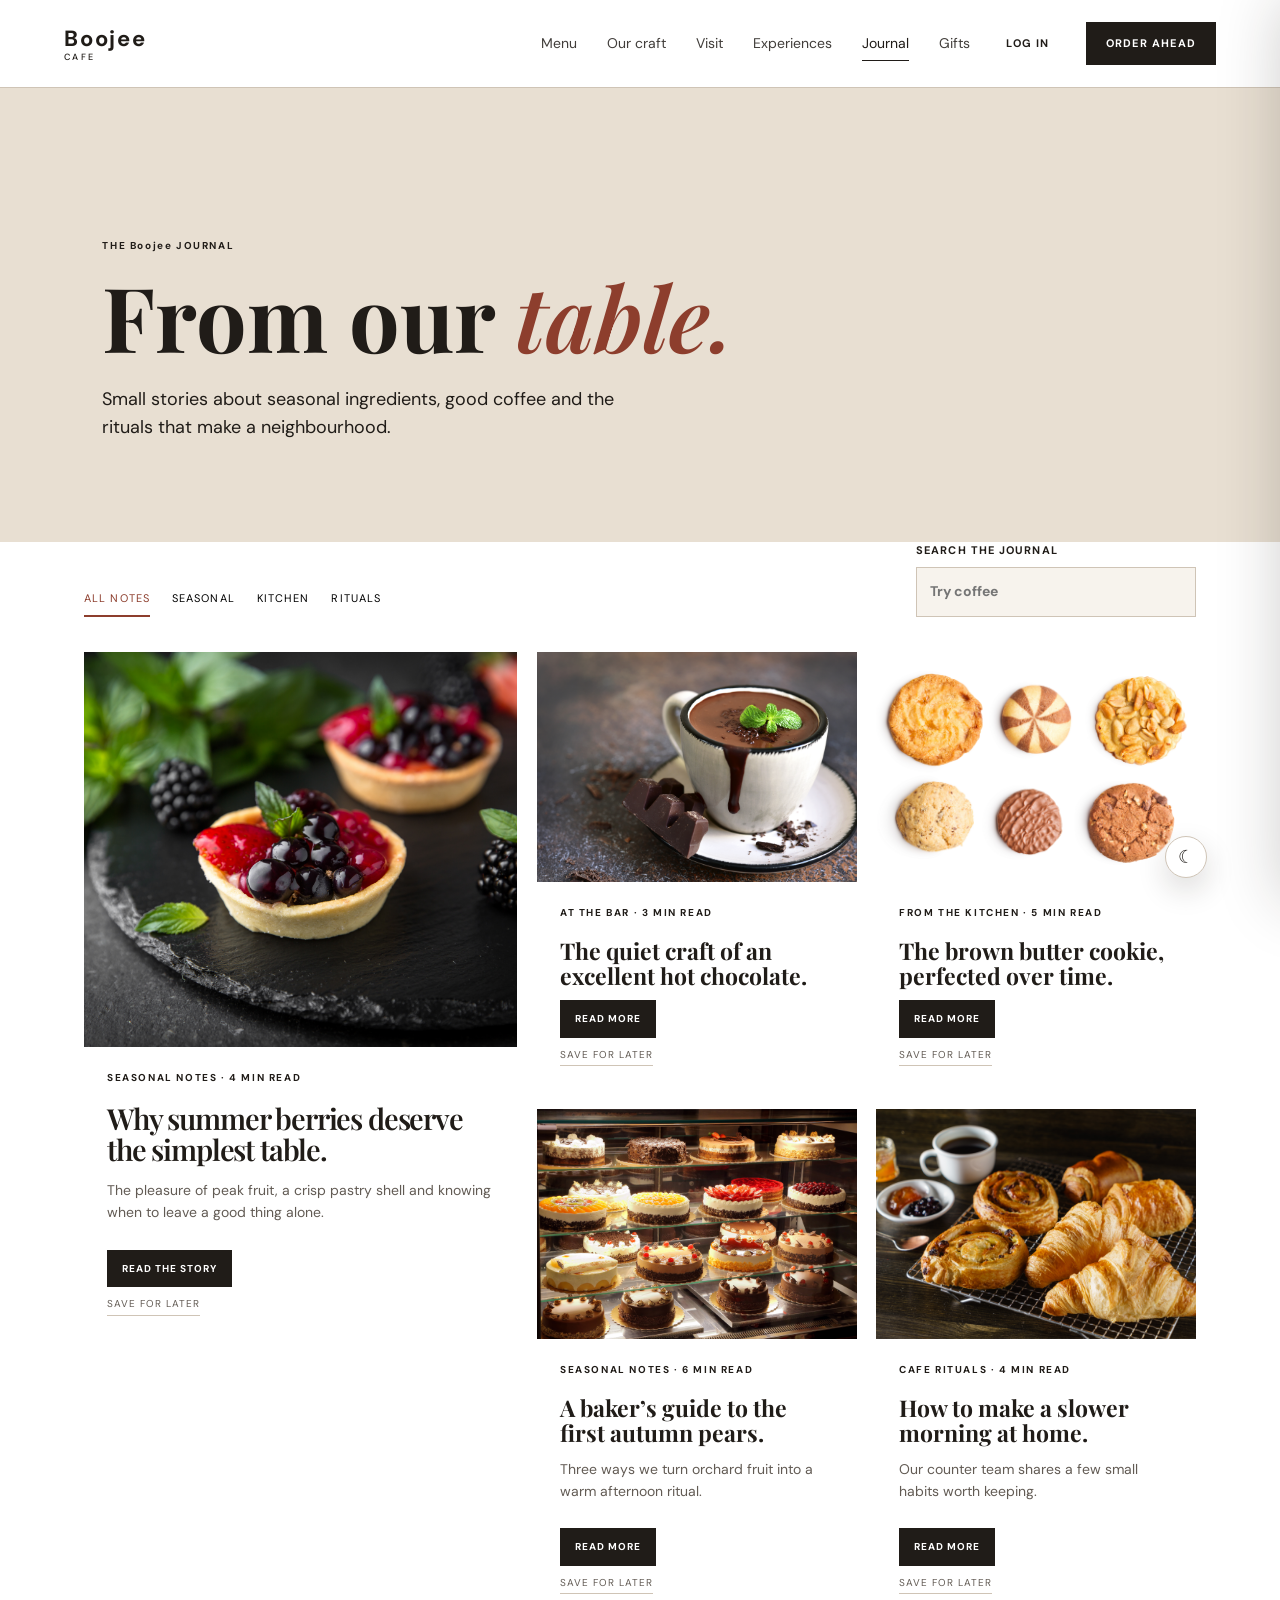
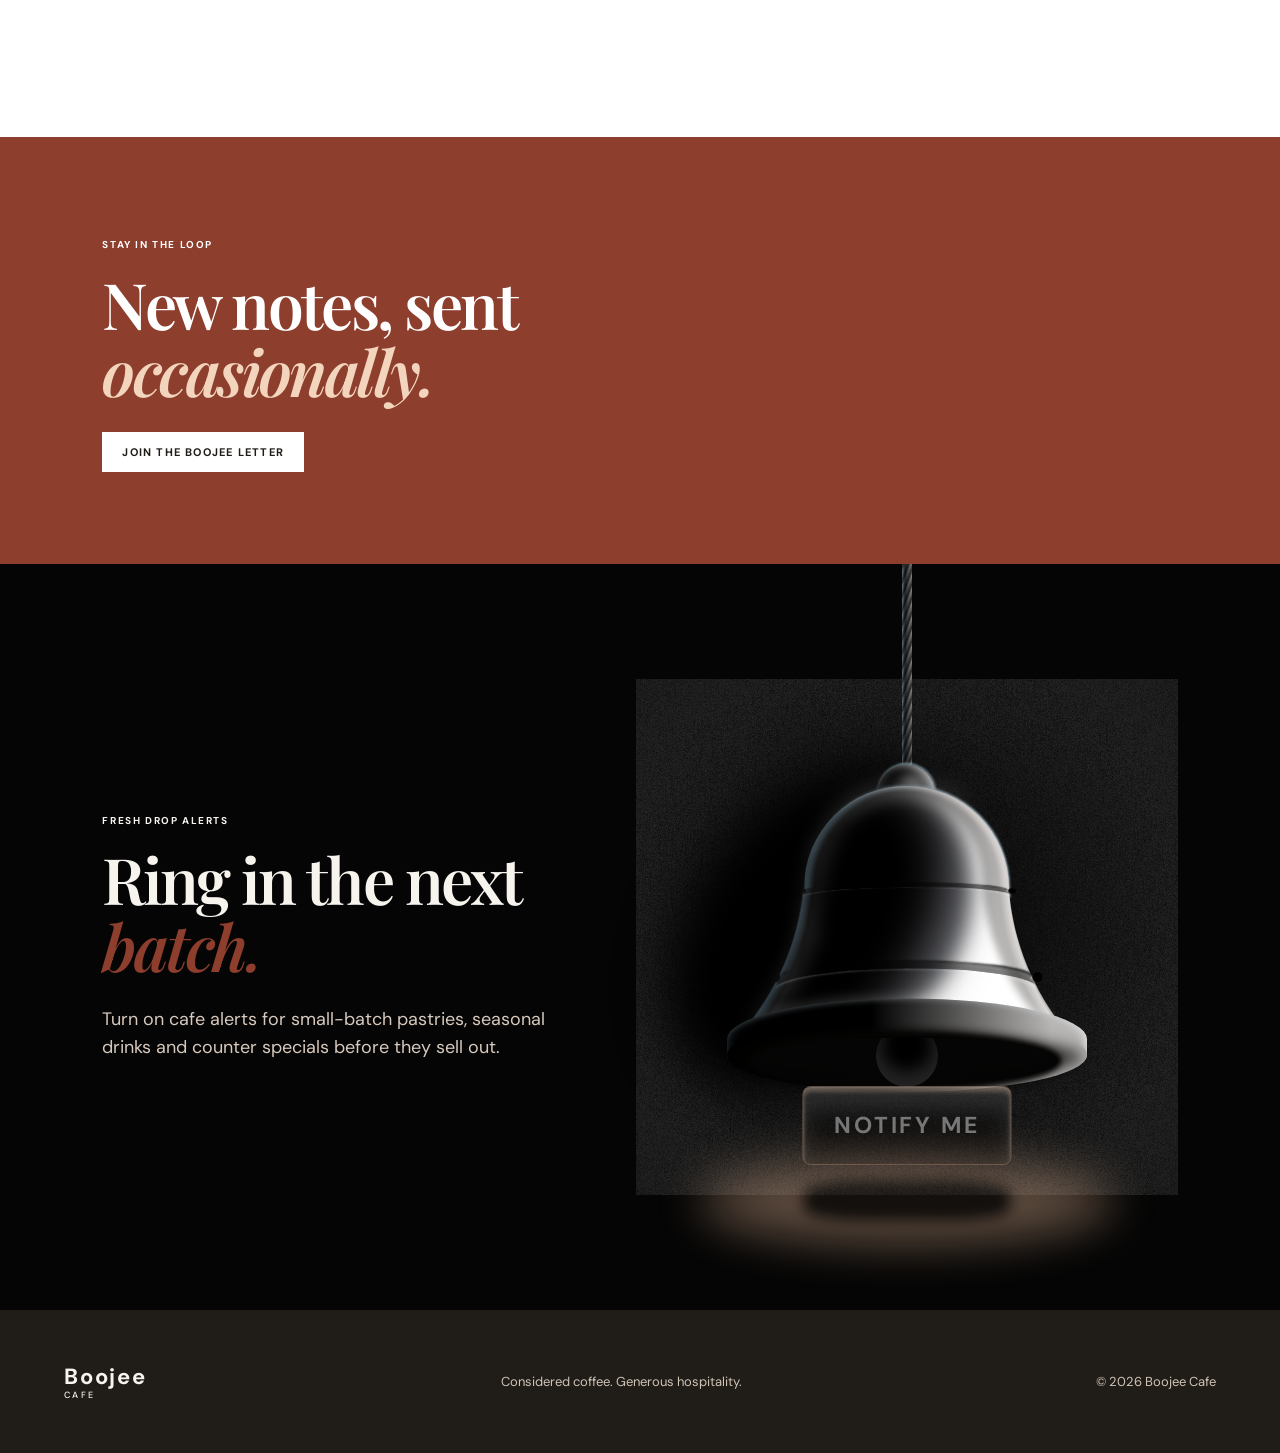
<file: journal.html>
<!doctype html><html lang="en"><head><meta charset="utf-8"><meta name="viewport" content="width=device-width,initial-scale=1"><title>Journal | Boojee Cafe</title><link rel="preconnect" href="https://fonts.googleapis.com"><link rel="preconnect" href="https://fonts.gstatic.com" crossorigin><link href="https://fonts.googleapis.com/css2?family=DM+Sans:wght@400;500;600;700&family=Playfair+Display:ital,wght@0,600;0,700;1,600&display=swap" rel="stylesheet"><link rel="stylesheet" href="css/style.css"></head><body><header class="header inner-header"><a class="wordmark" href="index.html">Boojee <span>CAFE</span></a><button class="nav-toggle" aria-expanded="false" aria-controls="nav">Menu</button><nav id="nav" class="nav"><a href="menu.html">Menu</a><a href="about.html">Our craft</a><a href="visit.html">Visit</a></nav><a class="order-button" href="menu.html">Order ahead</a></header><main><section class="page-hero"><p class="kicker">THE Boojee JOURNAL</p><h1>From our <em>table.</em></h1><p>Small stories about seasonal ingredients, good coffee and the rituals that make a neighbourhood.</p></section><section class="journal-tools" aria-label="Journal tools"><div class="journal-filters"><button type="button" class="selected" data-journal-filter="all">All notes</button><button type="button" data-journal-filter="seasonal">Seasonal</button><button type="button" data-journal-filter="kitchen">Kitchen</button><button type="button" data-journal-filter="rituals">Rituals</button></div><label class="journal-search">Search the journal<input type="search" id="journalSearch" placeholder="Try coffee"></label></section><section class="journal-grid"><article class="journal-card" data-journal-category="seasonal"><img src="images/Strawberry-&-Blueberry-Tarts.png" alt="Seasonal berry tarts"><div><p class="kicker">SEASONAL NOTES · 4 MIN READ</p><h2>Why summer berries deserve the simplest table.</h2><p>The pleasure of peak fruit, a crisp pastry shell and knowing when to leave a good thing alone.</p><a href="#" data-read-story>Read the story</a><button class="save-story" type="button" data-save-story>Save for later</button></div></article><article class="journal-card" data-journal-category="rituals"><img src="images/Cup-of-Hot-Chocolate.png" alt="Chocolate drink"><div><p class="kicker">AT THE BAR · 3 MIN READ</p><h3>The quiet craft of an excellent hot chocolate.</h3><a href="#" data-read-story>Read more</a><button class="save-story" type="button" data-save-story>Save for later</button></div></article><article class="journal-card" data-journal-category="kitchen"><img src="images/Cookies.png" alt="Fresh cookies"><div><p class="kicker">FROM THE KITCHEN · 5 MIN READ</p><h3>The brown butter cookie, perfected over time.</h3><a href="#" data-read-story>Read more</a><button class="save-story" type="button" data-save-story>Save for later</button></div></article><article class="journal-card" data-journal-category="seasonal"><img src="images/Cake-Vitrine.png" alt="Fresh cakes in the display"><div><p class="kicker">SEASONAL NOTES · 6 MIN READ</p><h3>A baker’s guide to the first autumn pears.</h3><p>Three ways we turn orchard fruit into a warm afternoon ritual.</p><a href="#" data-read-story>Read more</a><button class="save-story" type="button" data-save-story>Save for later</button></div></article><article class="journal-card" data-journal-category="rituals"><img src="images/Coffee-and-Pastries.png" alt="Coffee and pastries"><div><p class="kicker">CAFE RITUALS · 4 MIN READ</p><h3>How to make a slower morning at home.</h3><p>Our counter team shares a few small habits worth keeping.</p><a href="#" data-read-story>Read more</a><button class="save-story" type="button" data-save-story>Save for later</button></div></article></section><div class="story-modal" id="storyModal" aria-hidden="true"><div class="story-modal-card"><button type="button" class="story-close" aria-label="Close story">Close</button><p class="kicker">FROM THE Boojee JOURNAL</p><h2 id="storyTitle">A note from our table.</h2><p id="storyBody">Take a seat. We are preparing the full story for you.</p></div></div><section class="cta-band"><p class="kicker">STAY IN THE LOOP</p><h2>New notes, sent<br><em>occasionally.</em></h2><a class="button light" href="index.html#top">Join the Boojee letter</a></section>
    <section class="bell-notify" aria-labelledby="bellNotifyTitle">
      <div class="bell-copy">
        <p class="kicker">FRESH DROP ALERTS</p>
        <h2 id="bellNotifyTitle">Ring in the next <em>batch.</em></h2>
        <p>Turn on cafe alerts for small-batch pastries, seasonal drinks and counter specials before they sell out.</p>
      </div>
      <div class="bell-stage">
        <div class="bell-container off" data-bell-toggle aria-pressed="false" aria-label="Turn cafe notifications on">
          <span class="rope"></span>
          <span class="bell-top"></span>
          <span class="bell-base"></span>
          <span class="bell-base bell-base-glow"></span>
          <span class="shadow-l1"></span>
          <span class="shadow-l2"></span>
          <span class="left-glow"></span>
          <span class="left-glow2"></span>
          <span class="r-glow"></span>
          <span class="r-glow2"></span>
          <span class="mid-ring"></span>
          <span class="mid-ring small"></span>
          <span class="glow"></span>
          <span class="glow2"></span>
          <span class="bell-buff-t"></span>
          <span class="bell-buff"></span>
          <span class="bell-btm"></span>
          <span class="bell-btm2"></span>
          <span class="bell-ring-container"><span class="bell-ring"></span><span class="bell-rays"></span></span>
          <span class="volumetric"><span class="vl"></span><span class="vr"></span></span>
        </div>
        <button class="notify-button" type="button" data-bell-button>Notify Me</button>
        <span class="grain" aria-hidden="true"></span>
      </div>
    </section>
</main><footer><a class="wordmark" href="index.html">Boojee <span>CAFE</span></a><p>Considered coffee. Generous hospitality.</p><p>© 2026 Boojee Cafe</p></footer><script src="js/script.js"></script></body></html>
</file>
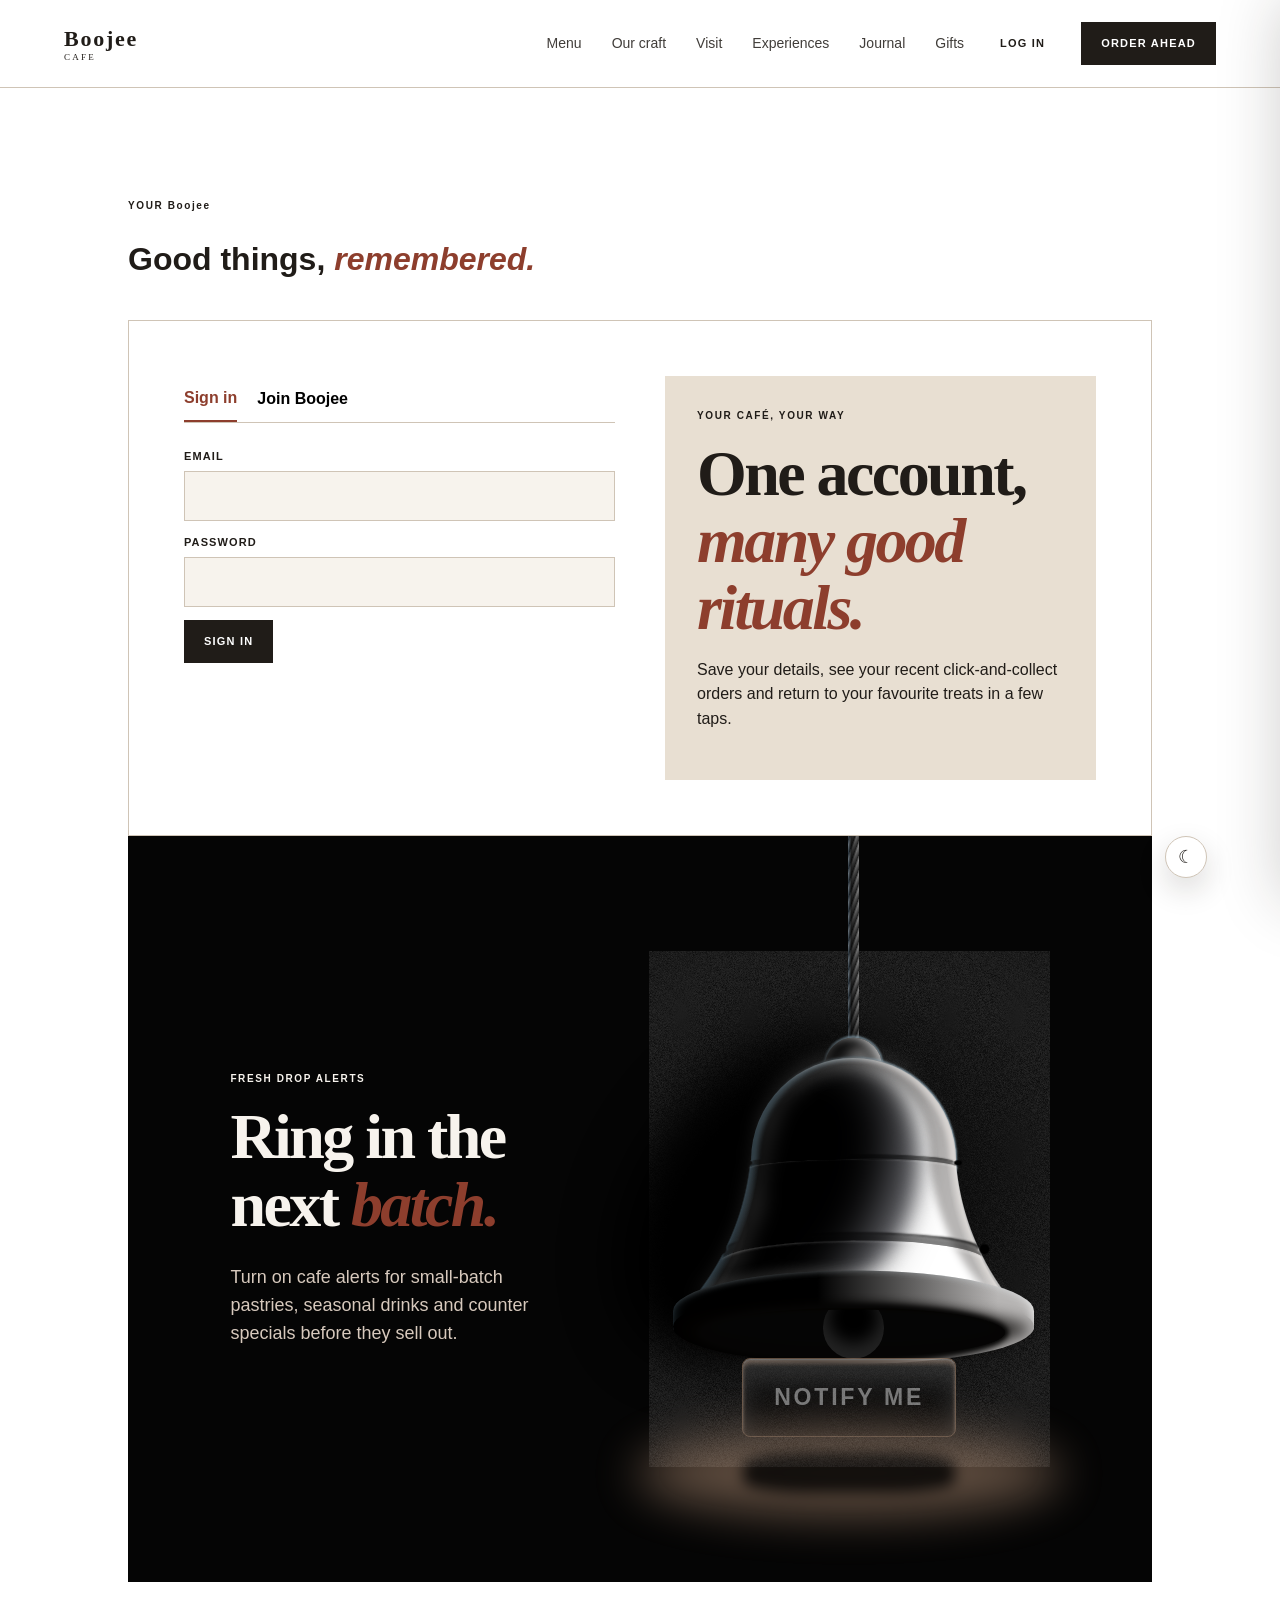
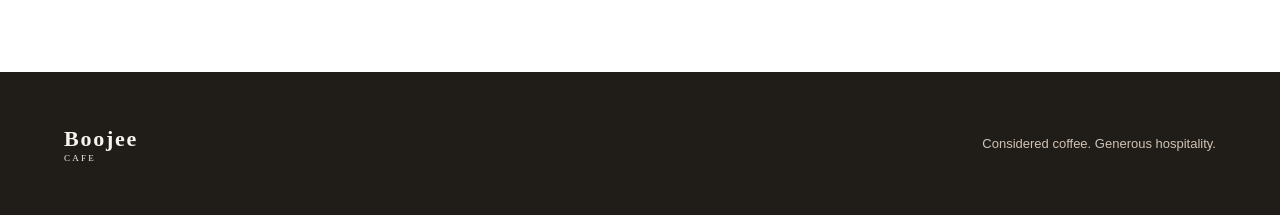
<file: login.html>
<!doctype html><html lang="en"><head><meta charset="utf-8"><meta name="viewport" content="width=device-width,initial-scale=1"><title>Account | Boojee Cafe</title><link rel="stylesheet" href="css/style.css"><style>
.account{max-width:1080px;margin:auto;padding:110px 28px 90px}.account-shell{background:#fff;border:1px solid var(--line);padding:clamp(25px,5vw,55px);margin-top:35px}.auth-grid,.profile-grid{display:grid;grid-template-columns:1fr 1fr;gap:50px}.auth-grid aside{background:var(--cream);padding:32px}.auth-tabs{display:flex;gap:20px;border-bottom:1px solid var(--line);margin-bottom:25px}.auth-tab{border:0;background:none;padding:10px 0;font-weight:700}.auth-tab.active{color:var(--rust);border-bottom:2px solid var(--rust)}.auth-form{display:none;gap:13px}.auth-form.active{display:grid}label{font-size:12px;font-weight:700;letter-spacing:.08em;text-transform:uppercase}input{width:100%;padding:13px;margin-top:6px;border:1px solid var(--line);background:var(--paper);color:var(--ink);font:inherit}.button.dark{background:var(--ink);color:var(--paper)}#authMessage{min-height:24px;color:#b4372b}.profile{display:none}.profile.active{display:block}.profile-head{display:flex;justify-content:space-between;gap:20px;align-items:center;border-bottom:1px solid var(--line);padding-bottom:25px}.profile-card{padding:24px;background:var(--cream)}.profile-card h3{margin-top:0;font-family:'Playfair Display',serif;font-size:25px}.order-history{margin-top:30px}.order-row{border-top:1px solid var(--line);padding:17px 0;display:flex;justify-content:space-between;gap:15px}.order-row small{color:#625b54}@media(max-width:720px){.auth-grid,.profile-grid{grid-template-columns:1fr}.profile-head{display:block}.profile-head .button{margin-top:15px}}html.dark-mode .account-shell{background:#2b251f;border-color:var(--line)}html.dark-mode .auth-grid aside,.dark-mode .profile-card{background:#332b25}html.dark-mode input{background:#211d19;color:var(--ink)}html.dark-mode .order-row small{color:#d9cdc2}
</style></head><body><header class="header inner-header"><a class="wordmark" href="index.html">Boojee <span>CAFE</span></a><button class="nav-toggle" aria-expanded="false" aria-controls="nav">Menu</button><nav id="nav" class="nav"><a href="menu.html">Menu</a><a href="about.html">Our craft</a><a href="visit.html">Visit</a></nav><a class="order-button" href="menu.html">Order ahead</a></header><main class="account"><p class="kicker">YOUR Boojee</p><h1>Good things, <em>remembered.</em></h1><div class="account-shell"><section id="authForms" class="auth-grid"><div><div class="auth-tabs"><button class="auth-tab active" data-target="login">Sign in</button><button class="auth-tab" data-target="register">Join Boojee</button></div><form id="loginForm" class="auth-form active"><label>Email<input id="loginEmail" type="email" required></label><label>Password<input id="loginPassword" type="password" required></label><button class="button dark">Sign in</button></form><form id="registerForm" class="auth-form"><label>Email<input id="registerEmail" type="email" required></label><label>Create password<input id="registerPassword" type="password" minlength="8" required></label><button class="button dark">Create my account</button></form><p id="authMessage" aria-live="polite"></p></div><aside><p class="kicker">YOUR CAFÉ, YOUR WAY</p><h2>One account,<br><em>many good rituals.</em></h2><p>Save your details, see your recent click-and-collect orders and return to your favourite treats in a few taps.</p></aside></section></div>
    <section class="bell-notify" aria-labelledby="bellNotifyTitle">
      <div class="bell-copy">
        <p class="kicker">FRESH DROP ALERTS</p>
        <h2 id="bellNotifyTitle">Ring in the next <em>batch.</em></h2>
        <p>Turn on cafe alerts for small-batch pastries, seasonal drinks and counter specials before they sell out.</p>
      </div>
      <div class="bell-stage">
        <div class="bell-container off" data-bell-toggle aria-pressed="false" aria-label="Turn cafe notifications on">
          <span class="rope"></span>
          <span class="bell-top"></span>
          <span class="bell-base"></span>
          <span class="bell-base bell-base-glow"></span>
          <span class="shadow-l1"></span>
          <span class="shadow-l2"></span>
          <span class="left-glow"></span>
          <span class="left-glow2"></span>
          <span class="r-glow"></span>
          <span class="r-glow2"></span>
          <span class="mid-ring"></span>
          <span class="mid-ring small"></span>
          <span class="glow"></span>
          <span class="glow2"></span>
          <span class="bell-buff-t"></span>
          <span class="bell-buff"></span>
          <span class="bell-btm"></span>
          <span class="bell-btm2"></span>
          <span class="bell-ring-container"><span class="bell-ring"></span><span class="bell-rays"></span></span>
          <span class="volumetric"><span class="vl"></span><span class="vr"></span></span>
        </div>
        <button class="notify-button" type="button" data-bell-button>Notify Me</button>
        <span class="grain" aria-hidden="true"></span>
      </div>
    </section>
</main><footer><a class="wordmark" href="index.html">Boojee <span>CAFE</span></a><p>Considered coffee. Generous hospitality.</p></footer><script src="js/script.js"></script><script>
document.addEventListener('DOMContentLoaded',()=>{const forms=document.getElementById('authForms'),message=document.getElementById('authMessage');document.querySelectorAll('.auth-tab').forEach(tab=>{tab.onclick=()=>{document.querySelectorAll('.auth-tab').forEach(x=>x.classList.toggle('active',x===tab));document.querySelectorAll('.auth-form').forEach(x=>x.classList.toggle('active',x.id===tab.dataset.target+'Form'));message.textContent=''}});const auth=async(endpoint,email,password)=>{try{const r=await fetch(endpoint,{method:'POST',headers:{'Content-Type':'application/json'},body:JSON.stringify({email,password})});const data=await r.json();if(!r.ok)throw Error(data.message);localStorage.setItem('boojee_token',data.token);window.location.href='profile.html';}catch(e){message.textContent=e.message}};document.getElementById('loginForm').onsubmit=e=>{e.preventDefault();auth('/api/login',document.getElementById('loginEmail').value,document.getElementById('loginPassword').value)};document.getElementById('registerForm').onsubmit=e=>{e.preventDefault();auth('/api/register',document.getElementById('registerEmail').value,document.getElementById('registerPassword').value)};if(localStorage.getItem('boojee_token')){window.location.href='profile.html';}});
</script></body></html>
</file>
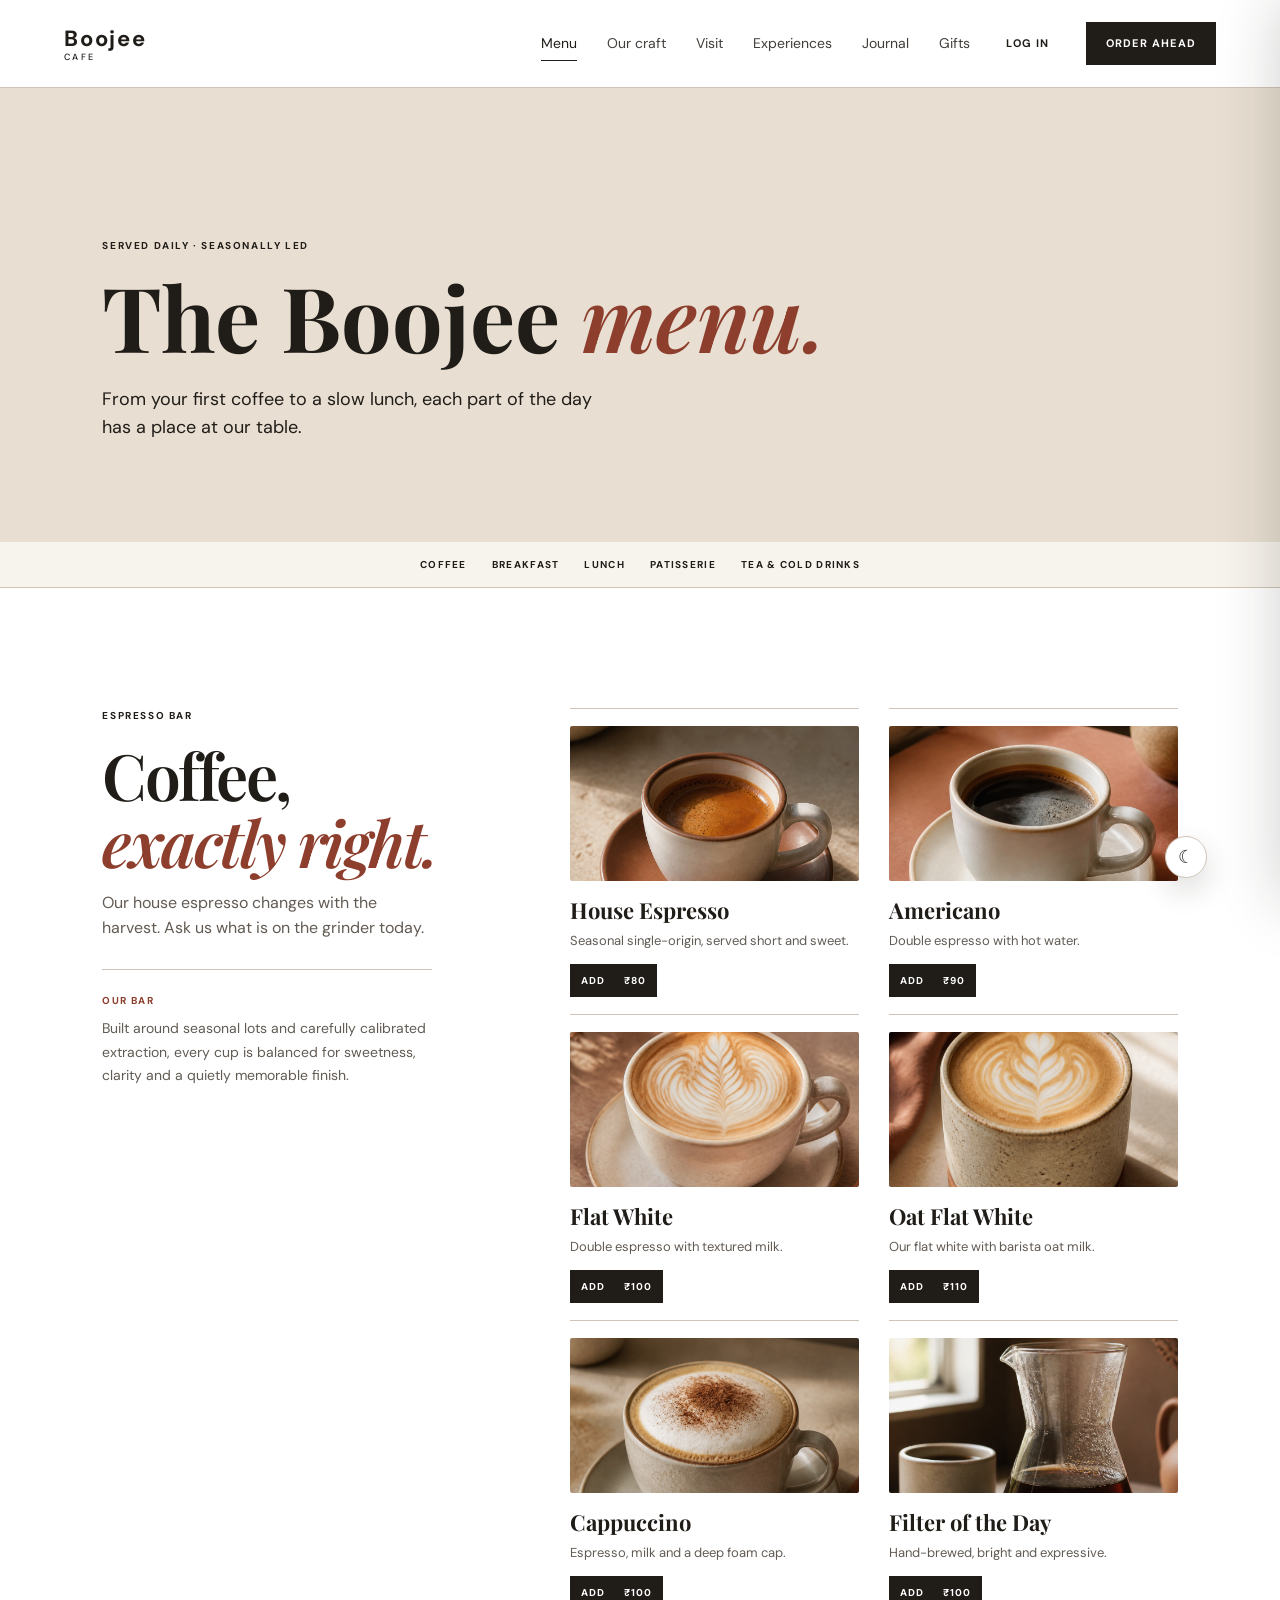
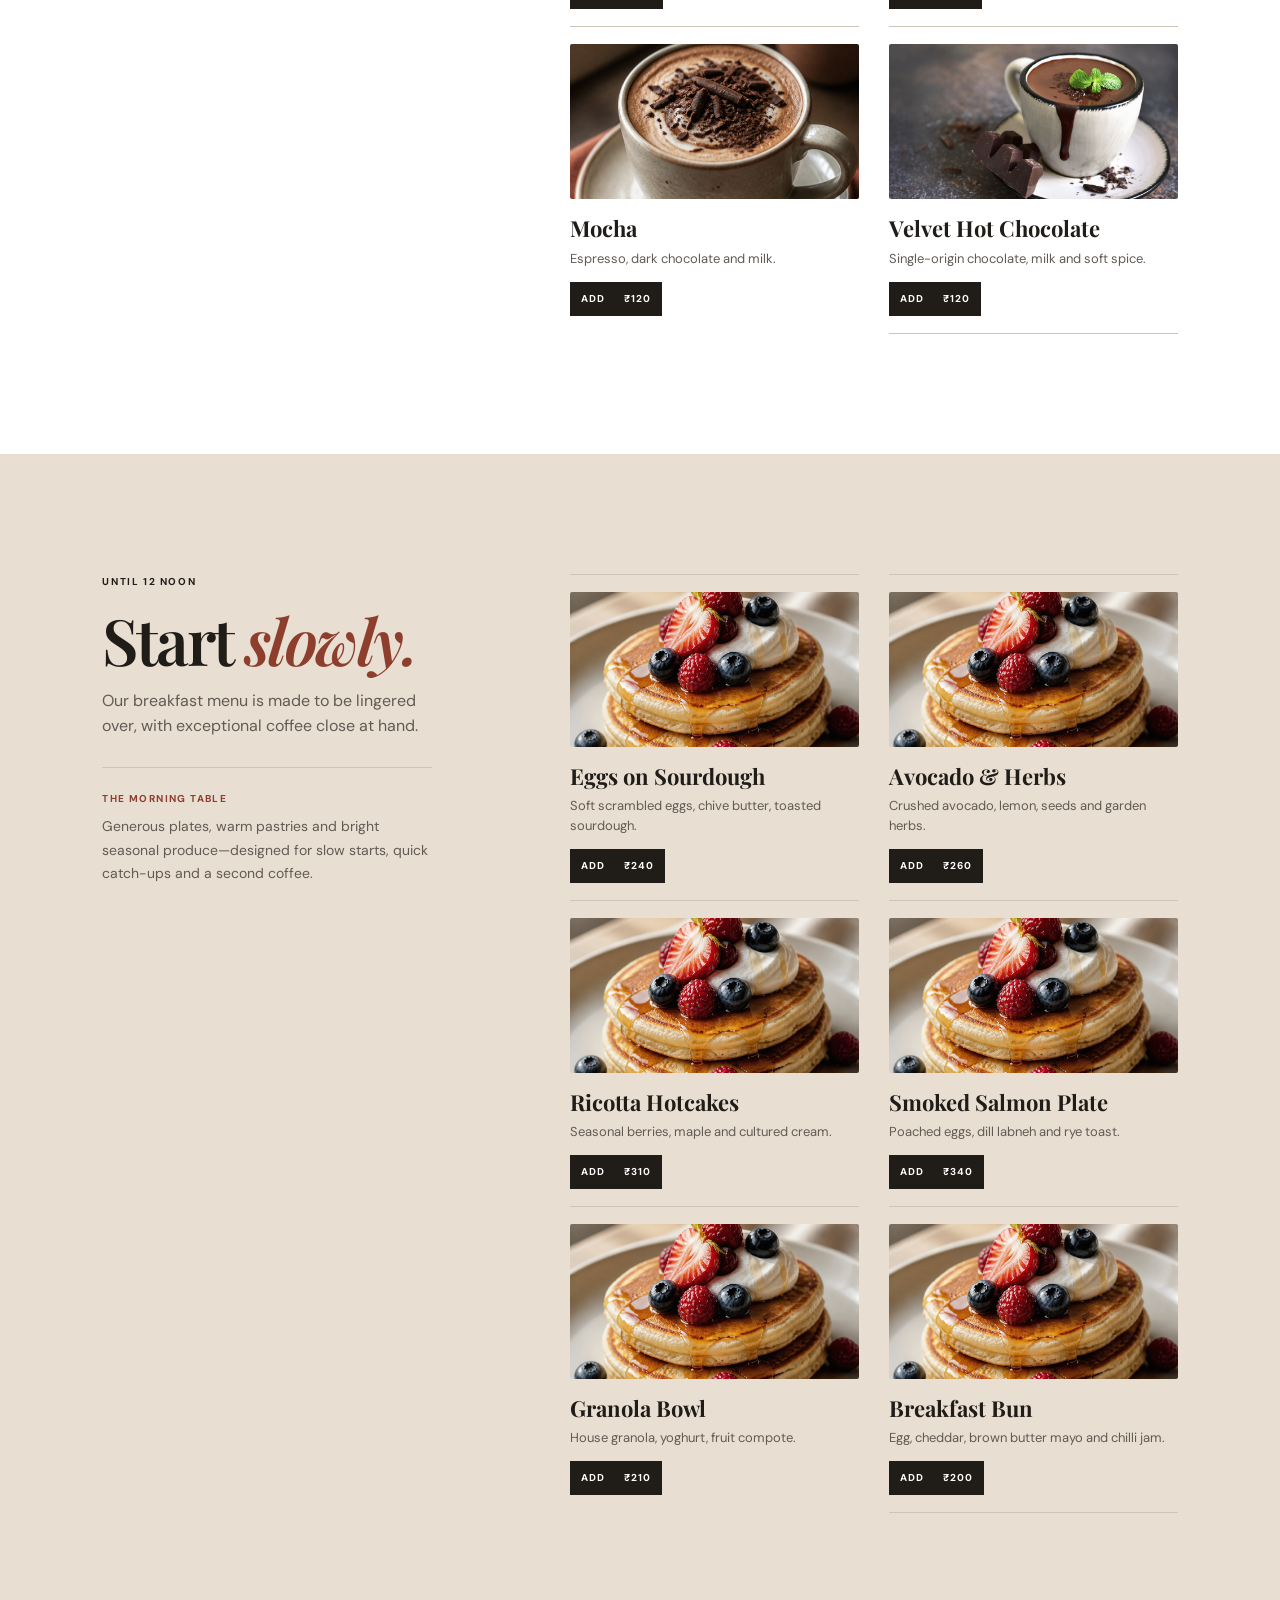
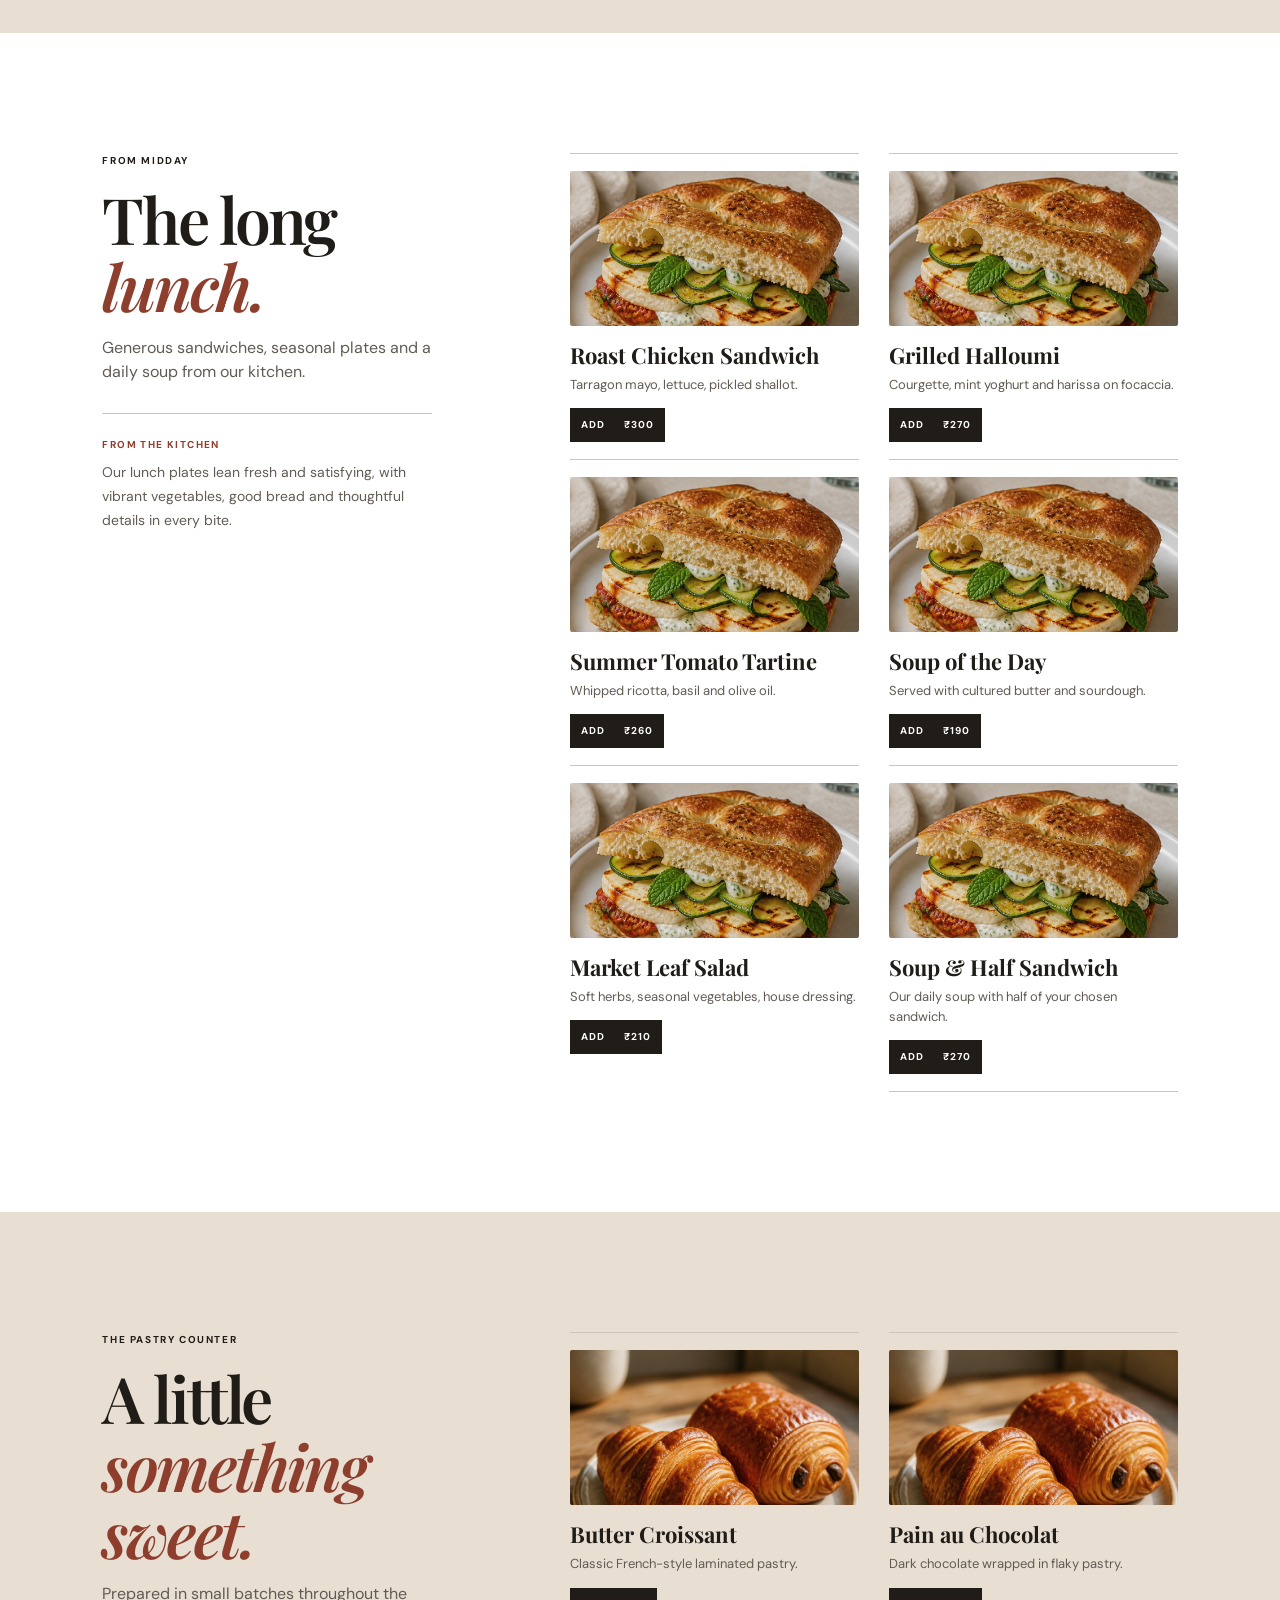
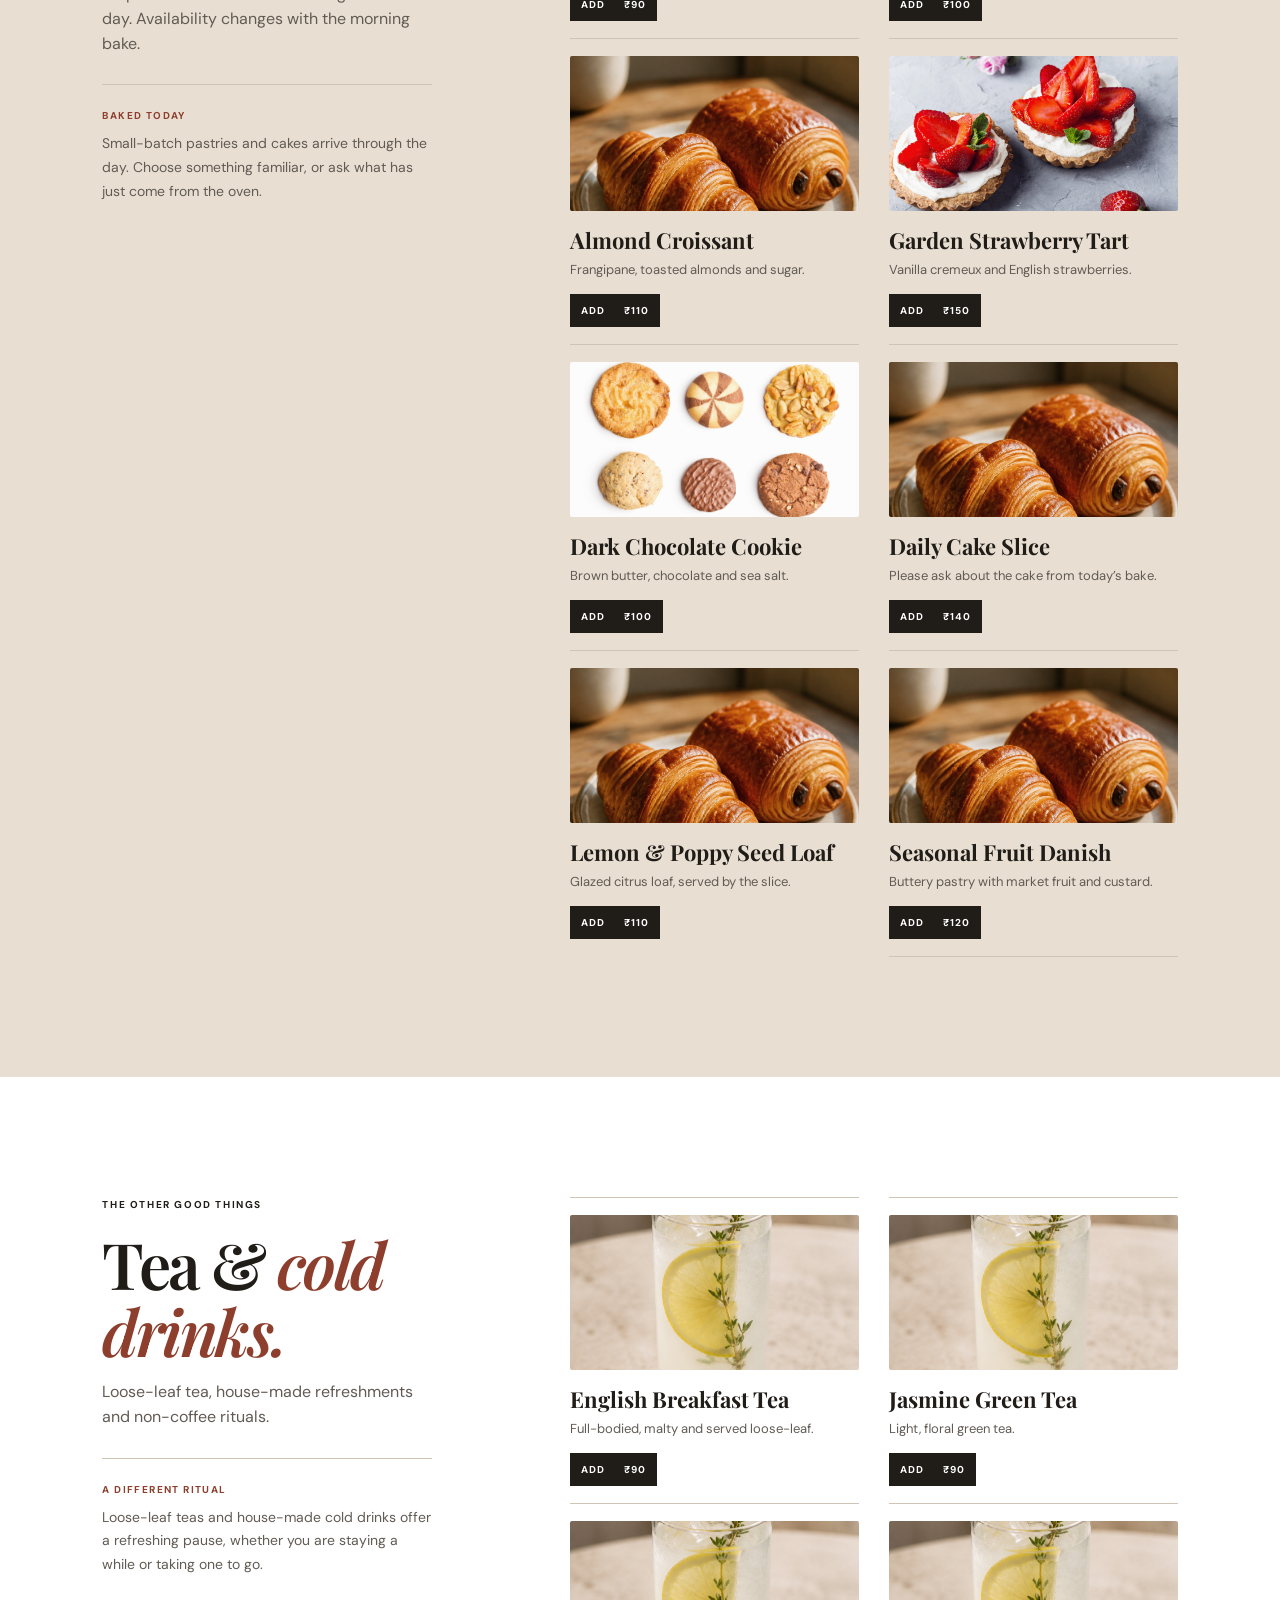
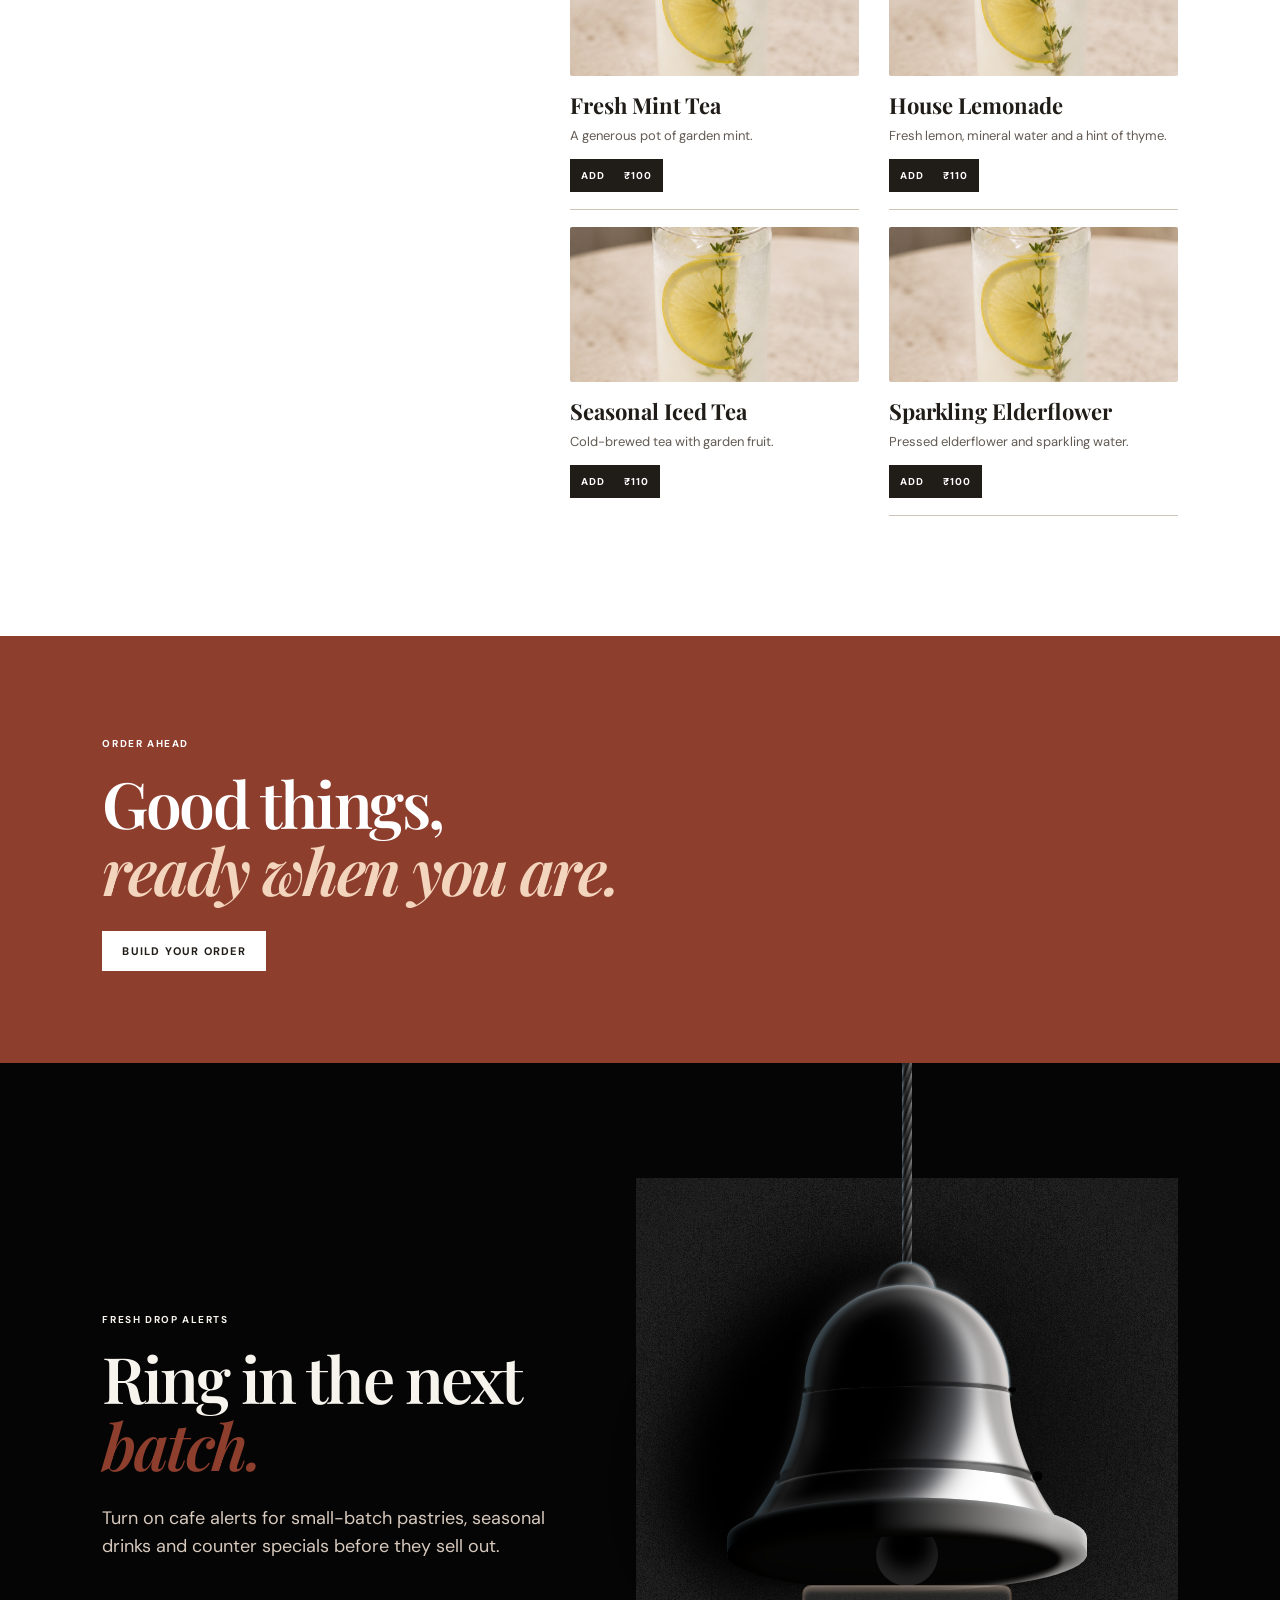
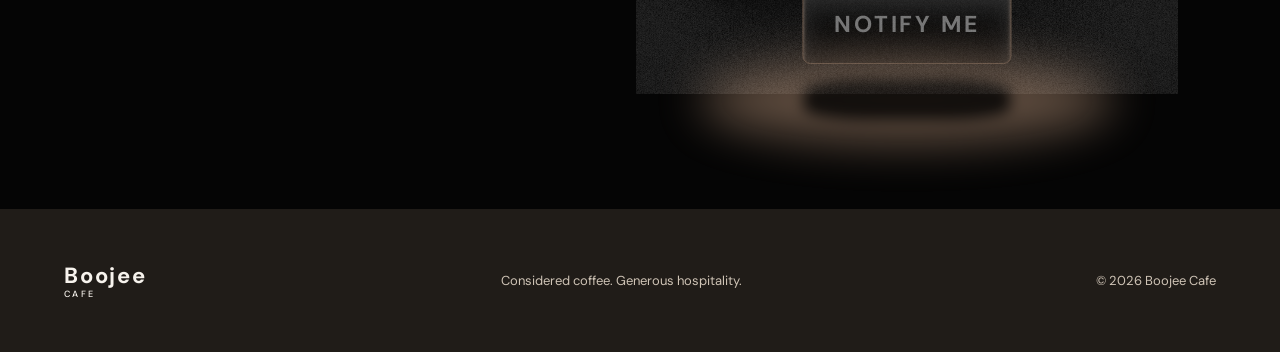
<file: menu.html>
<!doctype html><html lang="en"><head><meta charset="utf-8"><meta name="viewport" content="width=device-width,initial-scale=1"><meta name="description" content="The full seasonal Boojee Cafe menu."><title>Menu | Boojee Cafe</title><link rel="preconnect" href="https://fonts.googleapis.com"><link rel="preconnect" href="https://fonts.gstatic.com" crossorigin><link href="https://fonts.googleapis.com/css2?family=DM+Sans:wght@400;500;600;700&family=Playfair+Display:ital,wght@0,600;0,700;1,600&display=swap" rel="stylesheet"><link rel="stylesheet" href="css/style.css"></head><body><header class="header inner-header"><a class="wordmark" href="index.html">Boojee <span>CAFE</span></a><button class="nav-toggle" aria-expanded="false" aria-controls="nav">Menu</button><nav id="nav" class="nav"><a href="menu.html">Menu</a><a href="about.html">Our craft</a><a href="visit.html">Visit</a></nav><a class="order-button" href="#coffee">Order ahead</a></header><main><section class="page-hero"><p class="kicker">SERVED DAILY · SEASONALLY LED</p><h1>The Boojee <em>menu.</em></h1><p>From your first coffee to a slow lunch, each part of the day has a place at our table.</p></section><nav class="menu-jump" aria-label="Menu sections"><a href="#coffee">Coffee</a><a href="#breakfast">Breakfast</a><a href="#lunch">Lunch</a><a href="#sweet">Patisserie</a><a href="#tea">Tea & cold drinks</a></nav><section id="coffee" class="catalog section"><div class="catalog-heading"><p class="kicker">ESPRESSO BAR</p><h2>Coffee, <em>exactly right.</em></h2><p>Our house espresso changes with the harvest. Ask us what is on the grinder today.</p></div><div class="catalog-grid"><article><h3>House Espresso</h3><p>Seasonal single-origin, served short and sweet.</p><button data-add="House Espresso" data-price="3.20">Add <span>£3.20</span></button></article><article><h3>Americano</h3><p>Double espresso with hot water.</p><button data-add="Americano" data-price="3.50">Add <span>£3.50</span></button></article><article><h3>Flat White</h3><p>Double espresso with textured milk.</p><button data-add="Flat White" data-price="4.10">Add <span>£4.10</span></button></article><article><h3>Oat Flat White</h3><p>Our flat white with barista oat milk.</p><button data-add="Oat Flat White" data-price="4.40">Add <span>£4.40</span></button></article><article><h3>Cappuccino</h3><p>Espresso, milk and a deep foam cap.</p><button data-add="Cappuccino" data-price="4.10">Add <span>£4.10</span></button></article><article><h3>Filter of the Day</h3><p>Hand-brewed, bright and expressive.</p><button data-add="Filter of the Day" data-price="3.80">Add <span>£3.80</span></button></article><article><h3>Mocha</h3><p>Espresso, dark chocolate and milk.</p><button data-add="Mocha" data-price="4.70">Add <span>£4.70</span></button></article><article><h3>Velvet Hot Chocolate</h3><p>Single-origin chocolate, milk and soft spice.</p><button data-add="Velvet Hot Chocolate" data-price="4.80">Add <span>£4.80</span></button></article></div></section><section id="breakfast" class="catalog section catalog-cream"><div class="catalog-heading"><p class="kicker">UNTIL 12 NOON</p><h2>Start <em>slowly.</em></h2><p>Our breakfast menu is made to be lingered over, with exceptional coffee close at hand.</p></div><div class="catalog-grid"><article><h3>Eggs on Sourdough</h3><p>Soft scrambled eggs, chive butter, toasted sourdough.</p><button data-add="Eggs on Sourdough" data-price="9.50">Add <span>£9.50</span></button></article><article><h3>Avocado & Herbs</h3><p>Crushed avocado, lemon, seeds and garden herbs.</p><button data-add="Avocado & Herbs" data-price="10.50">Add <span>£10.50</span></button></article><article><h3>Ricotta Hotcakes</h3><p>Seasonal berries, maple and cultured cream.</p><button data-add="Ricotta Hotcakes" data-price="12.50">Add <span>£12.50</span></button></article><article><h3>Smoked Salmon Plate</h3><p>Poached eggs, dill labneh and rye toast.</p><button data-add="Smoked Salmon Plate" data-price="13.50">Add <span>£13.50</span></button></article><article><h3>Granola Bowl</h3><p>House granola, yoghurt, fruit compote.</p><button data-add="Granola Bowl" data-price="8.50">Add <span>£8.50</span></button></article><article><h3>Breakfast Bun</h3><p>Egg, cheddar, brown butter mayo and chilli jam.</p><button data-add="Breakfast Bun" data-price="7.80">Add <span>£7.80</span></button></article></div></section><section id="lunch" class="catalog section"><div class="catalog-heading"><p class="kicker">FROM MIDDAY</p><h2>The long <em>lunch.</em></h2><p>Generous sandwiches, seasonal plates and a daily soup from our kitchen.</p></div><div class="catalog-grid"><article><h3>Roast Chicken Sandwich</h3><p>Tarragon mayo, lettuce, pickled shallot.</p><button data-add="Roast Chicken Sandwich" data-price="11.80">Add <span>£11.80</span></button></article><article><h3>Grilled Halloumi</h3><p>Courgette, mint yoghurt and harissa on focaccia.</p><button data-add="Grilled Halloumi" data-price="10.90">Add <span>£10.90</span></button></article><article><h3>Summer Tomato Tartine</h3><p>Whipped ricotta, basil and olive oil.</p><button data-add="Summer Tomato Tartine" data-price="10.50">Add <span>£10.50</span></button></article><article><h3>Soup of the Day</h3><p>Served with cultured butter and sourdough.</p><button data-add="Soup of the Day" data-price="7.50">Add <span>£7.50</span></button></article><article><h3>Market Leaf Salad</h3><p>Soft herbs, seasonal vegetables, house dressing.</p><button data-add="Market Leaf Salad" data-price="8.50">Add <span>£8.50</span></button></article><article><h3>Soup & Half Sandwich</h3><p>Our daily soup with half of your chosen sandwich.</p><button data-add="Soup & Half Sandwich" data-price="10.80">Add <span>£10.80</span></button></article></div></section><section id="sweet" class="catalog section catalog-cream"><div class="catalog-heading"><p class="kicker">THE PASTRY COUNTER</p><h2>A little <em>something sweet.</em></h2><p>Prepared in small batches throughout the day. Availability changes with the morning bake.</p></div><div class="catalog-grid"><article><h3>Butter Croissant</h3><p>Classic French-style laminated pastry.</p><button data-add="Butter Croissant" data-price="3.60">Add <span>£3.60</span></button></article><article><h3>Pain au Chocolat</h3><p>Dark chocolate wrapped in flaky pastry.</p><button data-add="Pain au Chocolat" data-price="3.90">Add <span>£3.90</span></button></article><article><h3>Almond Croissant</h3><p>Frangipane, toasted almonds and sugar.</p><button data-add="Almond Croissant" data-price="4.50">Add <span>£4.50</span></button></article><article><h3>Garden Strawberry Tart</h3><p>Vanilla cremeux and English strawberries.</p><button data-add="Garden Strawberry Tart" data-price="5.80">Add <span>£5.80</span></button></article><article><h3>Dark Chocolate Cookie</h3><p>Brown butter, chocolate and sea salt.</p><button data-add="Dark Chocolate Cookie" data-price="3.90">Add <span>£3.90</span></button></article><article><h3>Daily Cake Slice</h3><p>Please ask about the cake from today’s bake.</p><button data-add="Daily Cake Slice" data-price="5.50">Add <span>£5.50</span></button></article><article><h3>Lemon & Poppy Seed Loaf</h3><p>Glazed citrus loaf, served by the slice.</p><button data-add="Lemon & Poppy Seed Loaf" data-price="4.60">Add <span>£4.60</span></button></article><article><h3>Seasonal Fruit Danish</h3><p>Buttery pastry with market fruit and custard.</p><button data-add="Seasonal Fruit Danish" data-price="4.80">Add <span>£4.80</span></button></article></div></section><section id="tea" class="catalog section"><div class="catalog-heading"><p class="kicker">THE OTHER GOOD THINGS</p><h2>Tea & <em>cold drinks.</em></h2><p>Loose-leaf tea, house-made refreshments and non-coffee rituals.</p></div><div class="catalog-grid"><article><h3>English Breakfast Tea</h3><p>Full-bodied, malty and served loose-leaf.</p><button data-add="English Breakfast Tea" data-price="3.50">Add <span>£3.50</span></button></article><article><h3>Jasmine Green Tea</h3><p>Light, floral green tea.</p><button data-add="Jasmine Green Tea" data-price="3.70">Add <span>£3.70</span></button></article><article><h3>Fresh Mint Tea</h3><p>A generous pot of garden mint.</p><button data-add="Fresh Mint Tea" data-price="3.80">Add <span>£3.80</span></button></article><article><h3>House Lemonade</h3><p>Fresh lemon, mineral water and a hint of thyme.</p><button data-add="House Lemonade" data-price="4.20">Add <span>£4.20</span></button></article><article><h3>Seasonal Iced Tea</h3><p>Cold-brewed tea with garden fruit.</p><button data-add="Seasonal Iced Tea" data-price="4.50">Add <span>£4.50</span></button></article><article><h3>Sparkling Elderflower</h3><p>Pressed elderflower and sparkling water.</p><button data-add="Sparkling Elderflower" data-price="4.00">Add <span>£4.00</span></button></article></div></section><section class="cta-band"><p class="kicker">ORDER AHEAD</p><h2>Good things,<br><em>ready when you are.</em></h2><a class="button light" href="#coffee">Build your order</a></section>
    <section class="bell-notify" aria-labelledby="bellNotifyTitle">
      <div class="bell-copy">
        <p class="kicker">FRESH DROP ALERTS</p>
        <h2 id="bellNotifyTitle">Ring in the next <em>batch.</em></h2>
        <p>Turn on cafe alerts for small-batch pastries, seasonal drinks and counter specials before they sell out.</p>
      </div>
      <div class="bell-stage">
        <div class="bell-container off" data-bell-toggle aria-pressed="false" aria-label="Turn cafe notifications on">
          <span class="rope"></span>
          <span class="bell-top"></span>
          <span class="bell-base"></span>
          <span class="bell-base bell-base-glow"></span>
          <span class="shadow-l1"></span>
          <span class="shadow-l2"></span>
          <span class="left-glow"></span>
          <span class="left-glow2"></span>
          <span class="r-glow"></span>
          <span class="r-glow2"></span>
          <span class="mid-ring"></span>
          <span class="mid-ring small"></span>
          <span class="glow"></span>
          <span class="glow2"></span>
          <span class="bell-buff-t"></span>
          <span class="bell-buff"></span>
          <span class="bell-btm"></span>
          <span class="bell-btm2"></span>
          <span class="bell-ring-container"><span class="bell-ring"></span><span class="bell-rays"></span></span>
          <span class="volumetric"><span class="vl"></span><span class="vr"></span></span>
        </div>
        <button class="notify-button" type="button" data-bell-button>Notify Me</button>
        <span class="grain" aria-hidden="true"></span>
      </div>
    </section>
</main><footer><a class="wordmark" href="index.html">Boojee <span>CAFE</span></a><p>Considered coffee. Generous hospitality.</p><p>© 2026 Boojee Cafe</p></footer><div class="toast" id="toast" role="status" aria-live="polite"></div><script src="js/script.js"></script></body></html>
</file>
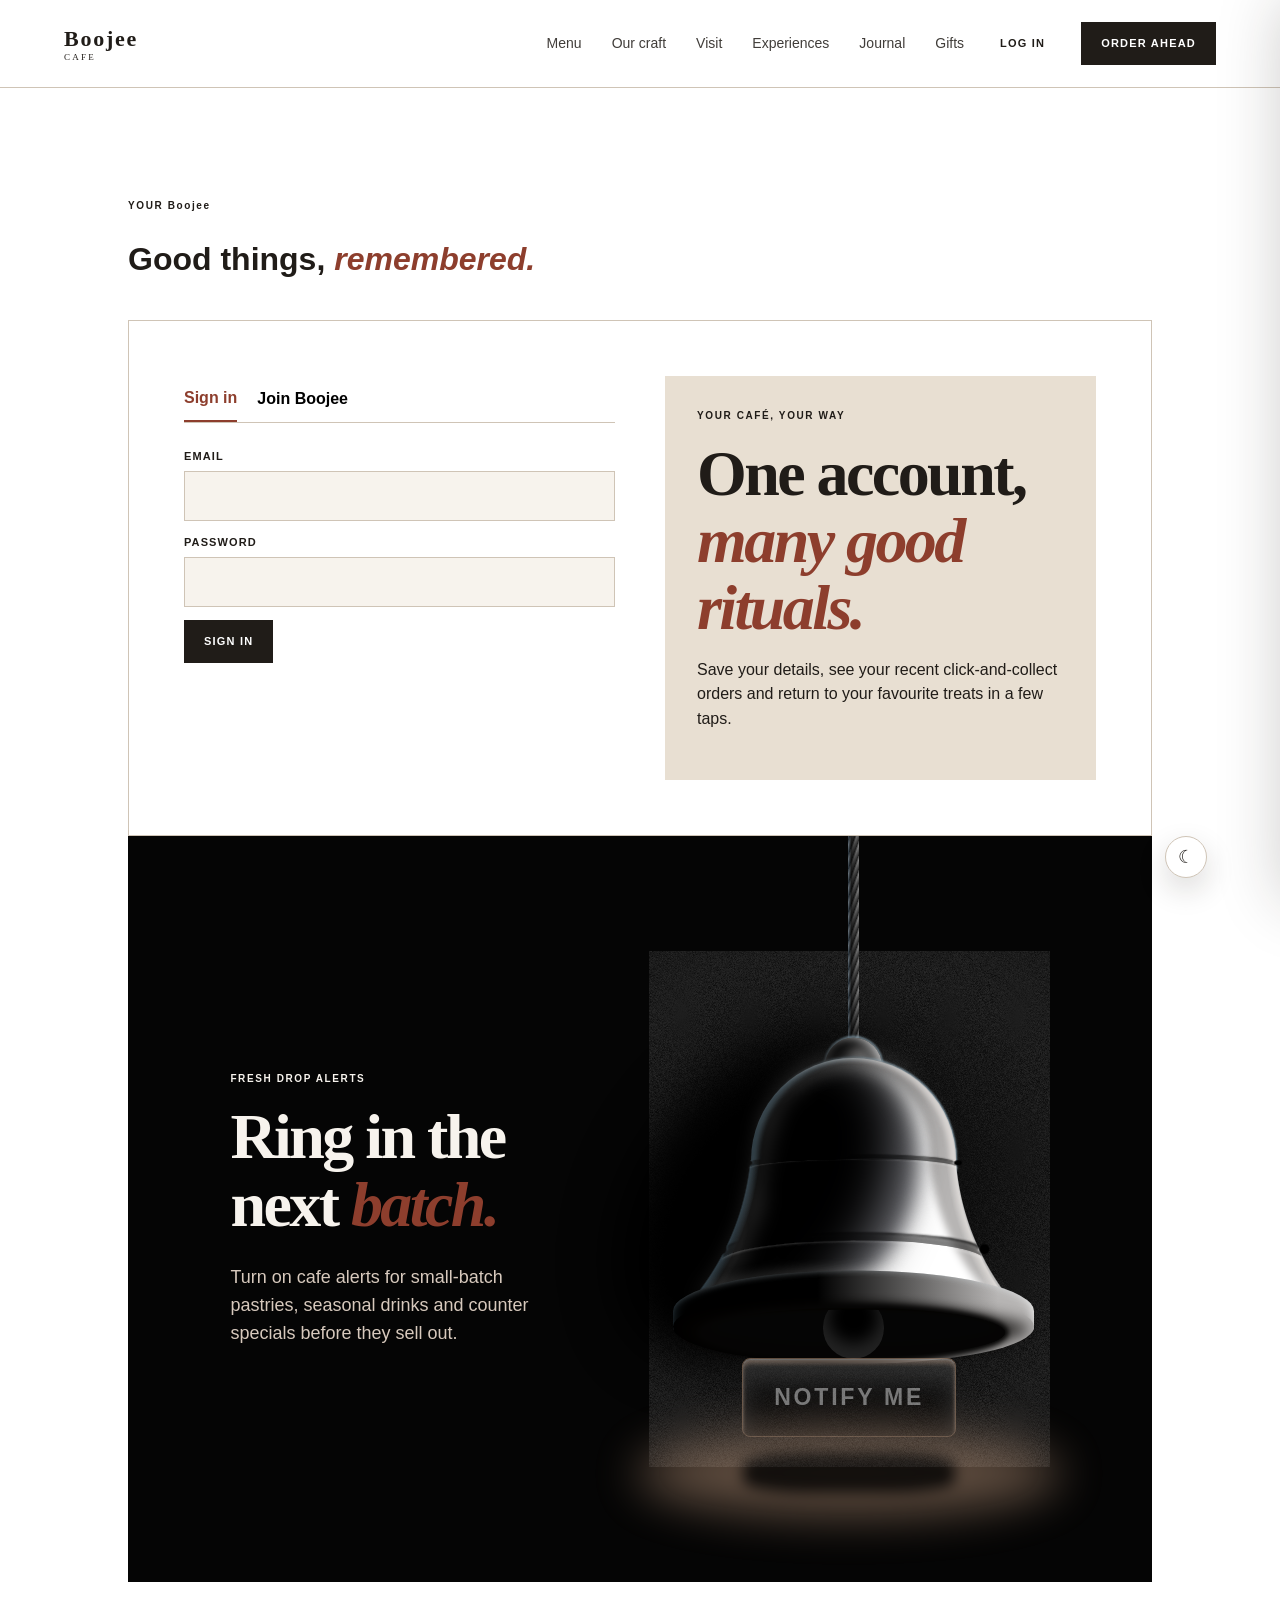
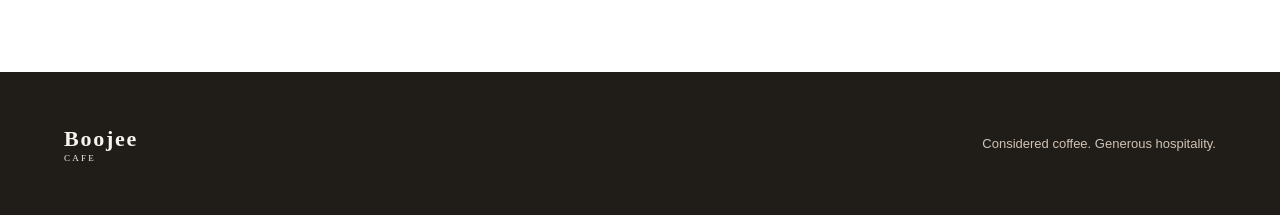
<file: profile.html>
<!doctype html>
<html lang="en">
<head>
  <meta charset="utf-8">
  <meta name="viewport" content="width=device-width,initial-scale=1">
  <title>Profile | Boojee Cafe</title>
  <link rel="stylesheet" href="css/style.css">
  <style>
    .account{max-width:1080px;margin:auto;padding:110px 28px 90px}
    .account-shell{background:#fff;border:1px solid var(--line);padding:clamp(25px,5vw,55px);margin-top:35px}
    .profile-grid{display:grid;grid-template-columns:1fr 1fr;gap:50px}
    .button.dark{background:var(--ink);color:var(--paper)}
    .profile-head{display:flex;justify-content:space-between;gap:20px;align-items:center;border-bottom:1px solid var(--line);padding-bottom:25px}
    .profile-card{padding:24px;background:var(--cream)}
    .profile-card h3{margin-top:0;font-family:'Playfair Display',serif;font-size:25px}
    .order-history{margin-top:30px}
    .order-row{border-top:1px solid var(--line);padding:17px 0;display:flex;justify-content:space-between;gap:15px}
    .order-row small{color:#625b54}
    @media(max-width:720px){.profile-grid{grid-template-columns:1fr}.profile-head{display:block}.profile-head .button{margin-top:15px}}
    html.dark-mode .account-shell{background:#2b251f;border-color:var(--line)}
    html.dark-mode .profile-card{background:#332b25}
    html.dark-mode .order-row small{color:#d9cdc2}
  </style>
</head>
<body>
  <header class="header inner-header">
    <a class="wordmark" href="index.html">Boojee <span>CAFE</span></a>
    <button class="nav-toggle" aria-expanded="false" aria-controls="nav">Menu</button>
    <nav id="nav" class="nav">
      <a href="menu.html">Menu</a>
      <a href="about.html">Our craft</a>
      <a href="visit.html">Visit</a>
    </nav>
    <a class="order-button" href="menu.html">Order ahead</a>
  </header>
  <main class="account">
    <p class="kicker">YOUR Boojee</p>
    <h1>Your <em>Profile.</em></h1>
    <div class="account-shell">
      <section id="profile" class="profile" style="display:block;">
        <div class="profile-head">
          <div>
            <p class="kicker">YOUR CAFÉ PROFILE</p>
            <h2 id="profileGreeting">Welcome back.</h2>
            <p id="profileEmail"></p>
          </div>
          <button id="logoutButton" class="button">Log out</button>
        </div>
        <div class="profile-grid" style="margin-top:30px">
          <div class="profile-card">
            <p class="kicker">READY FOR YOUR NEXT VISIT</p>
            <h3>Order ahead</h3>
            <p>Build a collection order and choose the time that suits your day.</p>
            <a class="button dark" href="menu.html">Explore the menu</a>
          </div>
          <div class="profile-card">
            <p class="kicker">CAFÉ NOTE</p>
            <h3>Your favourites live here.</h3>
            <p>Every confirmed order appears below, so the next stop can be the easy one.</p>
          </div>
        </div>
        <div class="order-history">
          <p class="kicker">RECENT ORDERS</p>
          <div id="ordersList">
            <p>Loading your orders…</p>
          </div>
        </div>
      </section>
    </div>
  
    <section class="bell-notify" aria-labelledby="bellNotifyTitle">
      <div class="bell-copy">
        <p class="kicker">FRESH DROP ALERTS</p>
        <h2 id="bellNotifyTitle">Ring in the next <em>batch.</em></h2>
        <p>Turn on cafe alerts for small-batch pastries, seasonal drinks and counter specials before they sell out.</p>
      </div>
      <div class="bell-stage">
        <div class="bell-container off" data-bell-toggle aria-pressed="false" aria-label="Turn cafe notifications on">
          <span class="rope"></span>
          <span class="bell-top"></span>
          <span class="bell-base"></span>
          <span class="bell-base bell-base-glow"></span>
          <span class="shadow-l1"></span>
          <span class="shadow-l2"></span>
          <span class="left-glow"></span>
          <span class="left-glow2"></span>
          <span class="r-glow"></span>
          <span class="r-glow2"></span>
          <span class="mid-ring"></span>
          <span class="mid-ring small"></span>
          <span class="glow"></span>
          <span class="glow2"></span>
          <span class="bell-buff-t"></span>
          <span class="bell-buff"></span>
          <span class="bell-btm"></span>
          <span class="bell-btm2"></span>
          <span class="bell-ring-container"><span class="bell-ring"></span><span class="bell-rays"></span></span>
          <span class="volumetric"><span class="vl"></span><span class="vr"></span></span>
        </div>
        <button class="notify-button" type="button" data-bell-button>Notify Me</button>
        <span class="grain" aria-hidden="true"></span>
      </div>
    </section>
</main>
  <footer>
    <a class="wordmark" href="index.html">Boojee <span>CAFE</span></a>
    <p>Considered coffee. Generous hospitality.</p>
  </footer>
  <script src="js/script.js"></script>
  <script>
    document.addEventListener('DOMContentLoaded', () => {
      const loadProfile = async () => {
        const token = localStorage.getItem('boojee_token');
        if (!token) {
          window.location.href = 'login.html';
          return;
        }
        try {
          const h = { Authorization: `Bearer ${token}` };
          const [me, orders] = await Promise.all([
            fetch('/api/me', { headers: h }),
            fetch('/api/orders', { headers: h })
          ]);
          if (!me.ok) throw Error();
          const user = (await me.json()).user;
          document.getElementById('profileEmail').textContent = user.email;
          const data = await orders.json();
          document.getElementById('ordersList').innerHTML = data.orders.length
            ? data.orders.map(o => `<div class="order-row"><span><strong>Order #${escapeHTML(o.id)}</strong><small>${escapeHTML(o.cup_size || 'Regular')} cup · Collection: ${escapeHTML(o.collection_time)}</small></span><span><strong>₹${Number(o.total).toLocaleString('en-IN')}</strong><small>${escapeHTML(o.status)}</small></span></div>`).join('')
            : '<p>No orders yet. Your next coffee is waiting.</p>';
        } catch {
          localStorage.removeItem('boojee_token');
          window.location.href = 'login.html';
        }
      };
      document.getElementById('logoutButton').onclick = () => {
        localStorage.removeItem('boojee_token');
        notify('You have been logged out.');
        window.location.href = 'login.html';
      };
      loadProfile();
    });
  </script>
</body>
</html>
</file>
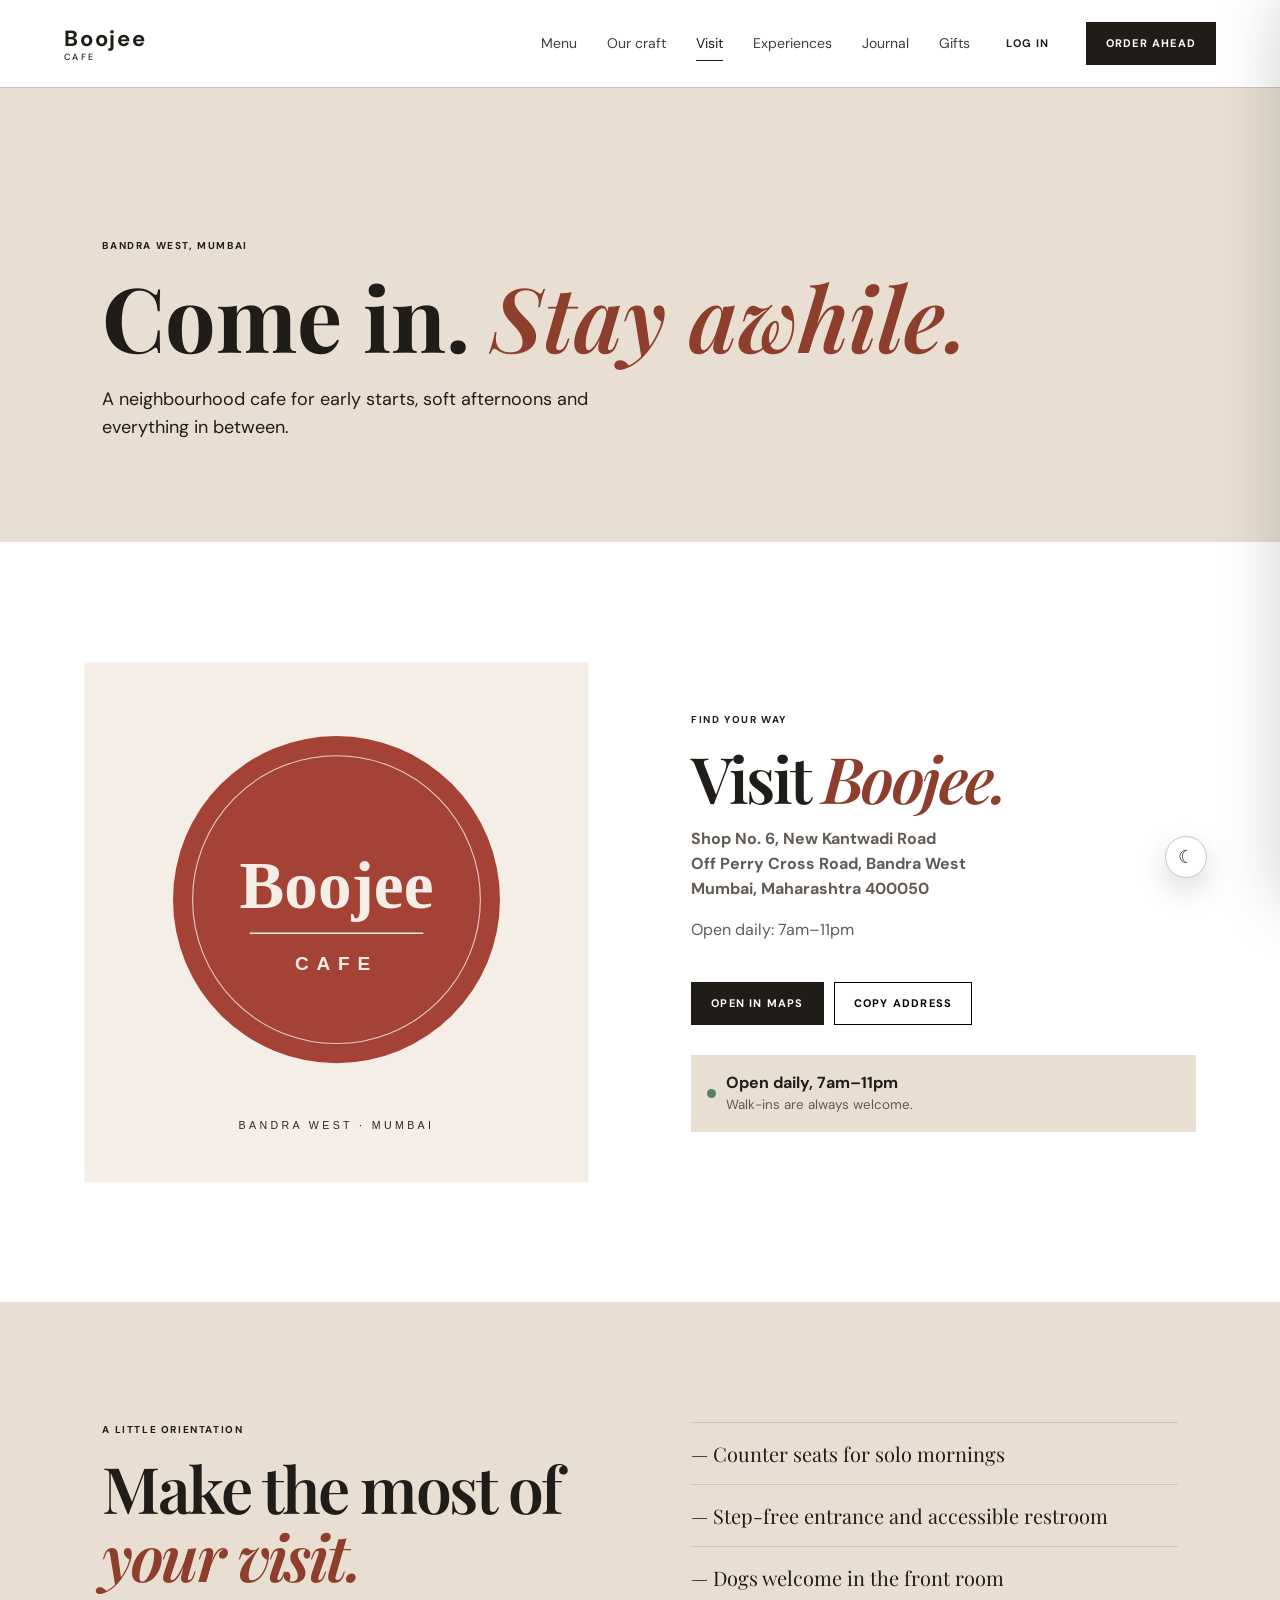
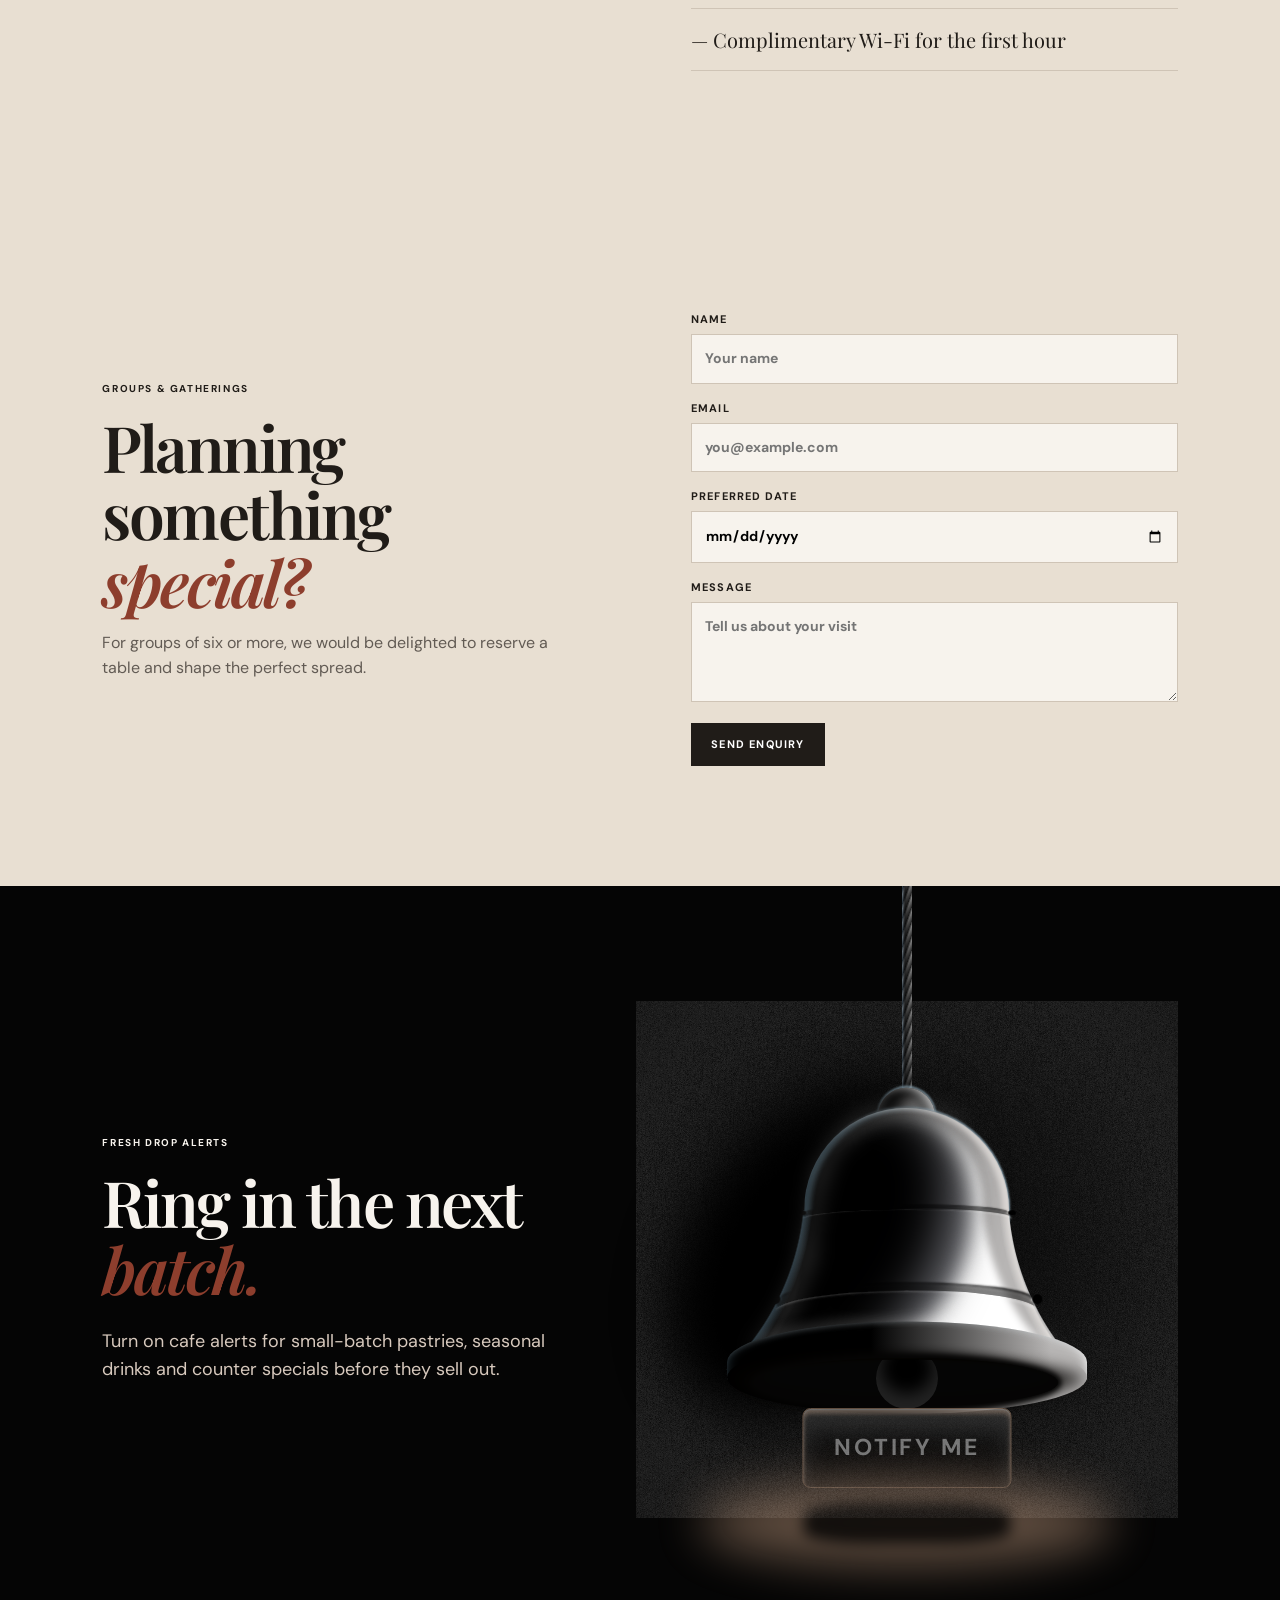
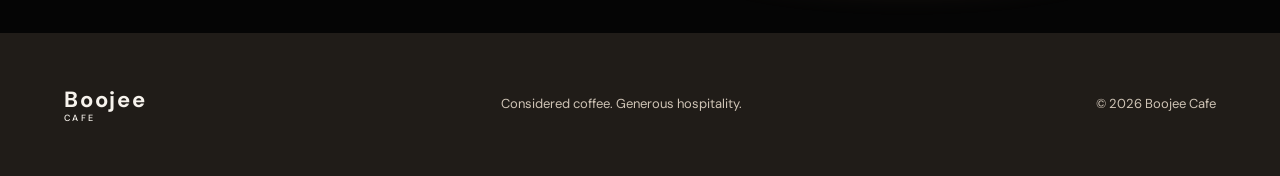
<file: visit.html>
<!doctype html><html lang="en"><head><meta charset="utf-8"><meta name="viewport" content="width=device-width,initial-scale=1"><title>Visit | Boojee Cafe</title><link rel="preconnect" href="https://fonts.googleapis.com"><link rel="preconnect" href="https://fonts.gstatic.com" crossorigin><link href="https://fonts.googleapis.com/css2?family=DM+Sans:wght@400;500;600;700&family=Playfair+Display:ital,wght@0,600;0,700;1,600&display=swap" rel="stylesheet"><link rel="stylesheet" href="css/style.css"></head><body><header class="header inner-header"><a class="wordmark" href="index.html">Boojee <span>CAFE</span></a><button class="nav-toggle" aria-expanded="false" aria-controls="nav">Menu</button><nav id="nav" class="nav"><a href="menu.html">Menu</a><a href="about.html">Our craft</a><a href="visit.html">Visit</a></nav><a class="order-button" href="menu.html">Order ahead</a></header><main><section class="page-hero"><p class="kicker">BANDRA WEST, MUMBAI</p><h1>Come in. <em>Stay awhile.</em></h1><p>A neighbourhood cafe for early starts, soft afternoons and everything in between.</p></section><section class="visit-page section"><img class="visit-brand-mark" src="images/boojee-cafe-mark.svg" alt="Boojee Cafe custom logo"><div><p class="kicker">FIND YOUR WAY</p><h2>Visit <em>Boojee.</em></h2><p><strong>Shop No. 6, New Kantwadi Road<br>Off Perry Cross Road, Bandra West<br>Mumbai, Maharashtra 400050</strong></p><p>Open daily: 7am–11pm</p><div class="visit-actions"><a class="button dark" href="https://www.google.com/maps/search/?api=1&amp;query=Boojee%20Cafe%2C%20Shop%20No.%206%2C%20New%20Kantwadi%20Road%2C%20Bandra%20West%2C%20Mumbai%20400050" target="_blank" rel="noreferrer">Open in maps</a><button class="button" type="button" data-copy-address>Copy address</button></div><div class="visit-status"><span></span><strong id="visitOpenStatus">Open daily, 7am–11pm</strong><small>Walk-ins are always welcome.</small></div></div></section><section class="visit-details section"><div><p class="kicker">A LITTLE ORIENTATION</p><h2>Make the most of <em>your visit.</em></h2></div><div class="visit-checklist"><p>&mdash; Counter seats for solo mornings</p><p>&mdash; Step-free entrance and accessible restroom</p><p>&mdash; Dogs welcome in the front room</p><p>&mdash; Complimentary Wi-Fi for the first hour</p></div></section><section class="reservation section"><div><p class="kicker">GROUPS & GATHERINGS</p><h2>Planning something <em>special?</em></h2><p>For groups of six or more, we would be delighted to reserve a table and shape the perfect spread.</p></div><form id="enquiryForm"><label>Name<input required name="name" placeholder="Your name"></label><label>Email<input required type="email" name="email" placeholder="you@example.com"></label><label>Preferred date<input required type="date" name="date"></label><label>Message<textarea required name="message" placeholder="Tell us about your visit"></textarea></label><button class="button dark" type="submit">Send enquiry</button></form></section>
    <section class="bell-notify" aria-labelledby="bellNotifyTitle">
      <div class="bell-copy">
        <p class="kicker">FRESH DROP ALERTS</p>
        <h2 id="bellNotifyTitle">Ring in the next <em>batch.</em></h2>
        <p>Turn on cafe alerts for small-batch pastries, seasonal drinks and counter specials before they sell out.</p>
      </div>
      <div class="bell-stage">
        <div class="bell-container off" data-bell-toggle aria-pressed="false" aria-label="Turn cafe notifications on">
          <span class="rope"></span>
          <span class="bell-top"></span>
          <span class="bell-base"></span>
          <span class="bell-base bell-base-glow"></span>
          <span class="shadow-l1"></span>
          <span class="shadow-l2"></span>
          <span class="left-glow"></span>
          <span class="left-glow2"></span>
          <span class="r-glow"></span>
          <span class="r-glow2"></span>
          <span class="mid-ring"></span>
          <span class="mid-ring small"></span>
          <span class="glow"></span>
          <span class="glow2"></span>
          <span class="bell-buff-t"></span>
          <span class="bell-buff"></span>
          <span class="bell-btm"></span>
          <span class="bell-btm2"></span>
          <span class="bell-ring-container"><span class="bell-ring"></span><span class="bell-rays"></span></span>
          <span class="volumetric"><span class="vl"></span><span class="vr"></span></span>
        </div>
        <button class="notify-button" type="button" data-bell-button>Notify Me</button>
        <span class="grain" aria-hidden="true"></span>
      </div>
    </section>
</main><footer><a class="wordmark" href="index.html">Boojee <span>CAFE</span></a><p>Considered coffee. Generous hospitality.</p><p>© 2026 Boojee Cafe</p></footer><div class="toast" id="toast" role="status" aria-live="polite"></div><script src="js/script.js"></script></body></html>
</file>
<file: css/style.css>
:root{--ink:#201c18;--paper:#fff;--cream:#e8dfd2;--line:#cfc4b6;--rust:#8d3e2d;--max:1240px}*{box-sizing:border-box}html{scroll-behavior:smooth}body{margin:0;background:var(--paper);color:var(--ink);font-family:'DM Sans',sans-serif;font-size:16px;line-height:1.55}a{color:inherit;text-decoration:none}button{font:inherit;cursor:pointer}.header{height:88px;display:flex;align-items:center;gap:36px;padding:0 max(5vw,28px);position:absolute;z-index:3;width:100%;color:#fff;border-bottom:1px solid rgba(255,255,255,.28)}.wordmark{font-family:'DM Sans';font-size:22px;font-weight:700;letter-spacing:.08em;white-space:nowrap}.wordmark span{font-size:9px;letter-spacing:.25em;display:block;font-weight:500;margin-top:-5px}.nav{display:flex;gap:30px;margin-left:auto;font-size:14px}.nav a{opacity:.85}.nav a:hover{opacity:1}.order-button,.button{border:1px solid currentColor;padding:12px 19px;background:transparent;text-transform:uppercase;letter-spacing:.11em;font-size:11px;font-weight:700}.order-button span{background:#fff;color:var(--ink);border-radius:999px;padding:2px 7px;margin-left:6px}.nav-toggle{display:none}.hero{height:min(780px,100vh);min-height:650px;color:#fff;position:relative;isolation:isolate}.hero>img,.hero-shade{position:absolute;width:100%;height:100%;object-fit:cover}.hero-shade{background:linear-gradient(90deg,rgba(18,12,8,.67),rgba(18,12,8,.15) 72%);z-index:1}.hero-content,.hero-note{position:absolute;z-index:2}.hero-content{left:max(8vw,28px);top:50%;transform:translateY(-39%);max-width:620px}.kicker,.product-type,.label{letter-spacing:.16em;font-weight:700;font-size:10px;margin:0 0 17px}.hero h1,h2{font-family:'Playfair Display',serif;font-weight:600;line-height:1.05;letter-spacing:-.04em;margin:0}.hero h1{font-size:clamp(52px,7vw,100px)}em{color:var(--rust);font-weight:600}.hero h1 em{color:var(--rust)}.hero-content>p:not(.kicker){font-size:18px;max-width:470px;margin:25px 0 32px}.button.light{background:#fff;color:var(--ink);border-color:#fff}.hero-note{bottom:30px;right:5vw;font-size:11px;letter-spacing:.1em;text-transform:uppercase}.section{max-width:var(--max);margin:auto;padding:120px max(5vw,28px)}h2{font-size:clamp(40px,5vw,68px)}.intro{padding-top:135px}.lead{max-width:610px;font-size:20px;margin:30px 0 60px;color:#514b45}.credentials{display:grid;grid-template-columns:repeat(3,1fr);border-top:1px solid var(--line);border-bottom:1px solid var(--line)}.credentials div{padding:25px 0;display:flex;align-items:center;gap:16px;border-right:1px solid var(--line)}.credentials div:last-child{border:0}.credentials strong{font-family:'Playfair Display';font-size:34px}.credentials span{font-size:12px;line-height:1.35}.menu{padding-top:70px}.section-head{display:flex;justify-content:space-between;gap:50px;align-items:end}.section-head>p{max-width:350px;color:#625b54}.filters{display:flex;gap:8px;margin:48px 0 25px}.filters button{background:none;border:0;padding:8px 0;margin-right:24px;font-size:12px;letter-spacing:.1em;text-transform:uppercase}.filters .selected{border-bottom:2px solid var(--rust);color:var(--rust)}.products{display:grid;grid-template-columns:repeat(3,1fr);gap:20px}.products article{background:#fff}.products img{width:100%;height:315px;object-fit:cover;display:block}.products article>div{padding:22px}.products h3{font-family:'Playfair Display';font-size:25px;margin:0}.products article p:not(.product-type){font-size:14px;color:#625b54;min-height:44px}.products button{border:0;border-top:1px solid var(--line);width:100%;background:none;text-align:left;padding:14px 0 0;font-size:11px;text-transform:uppercase;letter-spacing:.1em;font-weight:700}.products button span{float:right}.craft{display:grid;grid-template-columns:1.15fr .85fr;background:var(--cream);margin-top:70px}.craft-image img{height:100%;min-height:570px;width:100%;object-fit:cover;display:block}.craft-copy{padding:clamp(50px,8vw,130px) max(7vw,30px);align-self:center}.craft-copy>p:not(.kicker){color:#554d46;margin:28px 0}.text-link{border-bottom:1px solid var(--ink);padding-bottom:6px;font-size:12px;text-transform:uppercase;letter-spacing:.11em;font-weight:700}.visit{display:grid;grid-template-columns:1fr 1fr;gap:70px;padding-top:140px;padding-bottom:140px}.visit-info{display:grid;grid-template-columns:1fr 1fr;gap:25px}.visit-info p:not(.label){margin:0;font-size:15px}.visit .button{grid-column:span 2;justify-self:start;margin-top:25px;background:var(--ink);color:#fff}.toast{position:fixed;bottom:25px;left:50%;transform:translate(-50%,100px);opacity:0;transition:.25s;background:var(--ink);color:#fff;padding:14px 20px;font-size:13px;z-index:5}.toast.show{transform:translate(-50%,0);opacity:1}footer{background:#201c18;color:#f7f3ed;padding:50px max(5vw,28px);display:flex;justify-content:space-between;align-items:center;gap:25px;font-size:13px}footer p{margin:0;color:#cfc4b6}@media(max-width:720px){.header{height:70px;gap:18px}.nav-toggle{display:block;margin-left:auto;background:none;color:white;border:0;text-transform:uppercase;letter-spacing:.1em;font-size:11px}.nav{display:none;position:absolute;top:70px;left:0;right:0;background:#201c18;color:#fff;padding:20px 28px;flex-direction:column;gap:14px}.nav.open{display:flex}.order-button{padding:9px 11px;font-size:9px}.hero{min-height:620px}.hero-content{left:28px;right:28px}.hero-note{left:28px;right:auto}.section{padding:82px 28px}.credentials{grid-template-columns:1fr}.credentials div{border-right:0;border-bottom:1px solid var(--line)}.credentials div:last-child{border-bottom:0}.section-head,.visit{display:block}.section-head>p{margin-top:25px}.products{grid-template-columns:1fr}.products img{height:280px}.craft{grid-template-columns:1fr}.craft-image img{min-height:340px;height:340px}.visit-info{margin-top:40px}.visit .button{margin-top:35px}footer{display:block}footer>*{margin-bottom:20px!important}}
</file>
